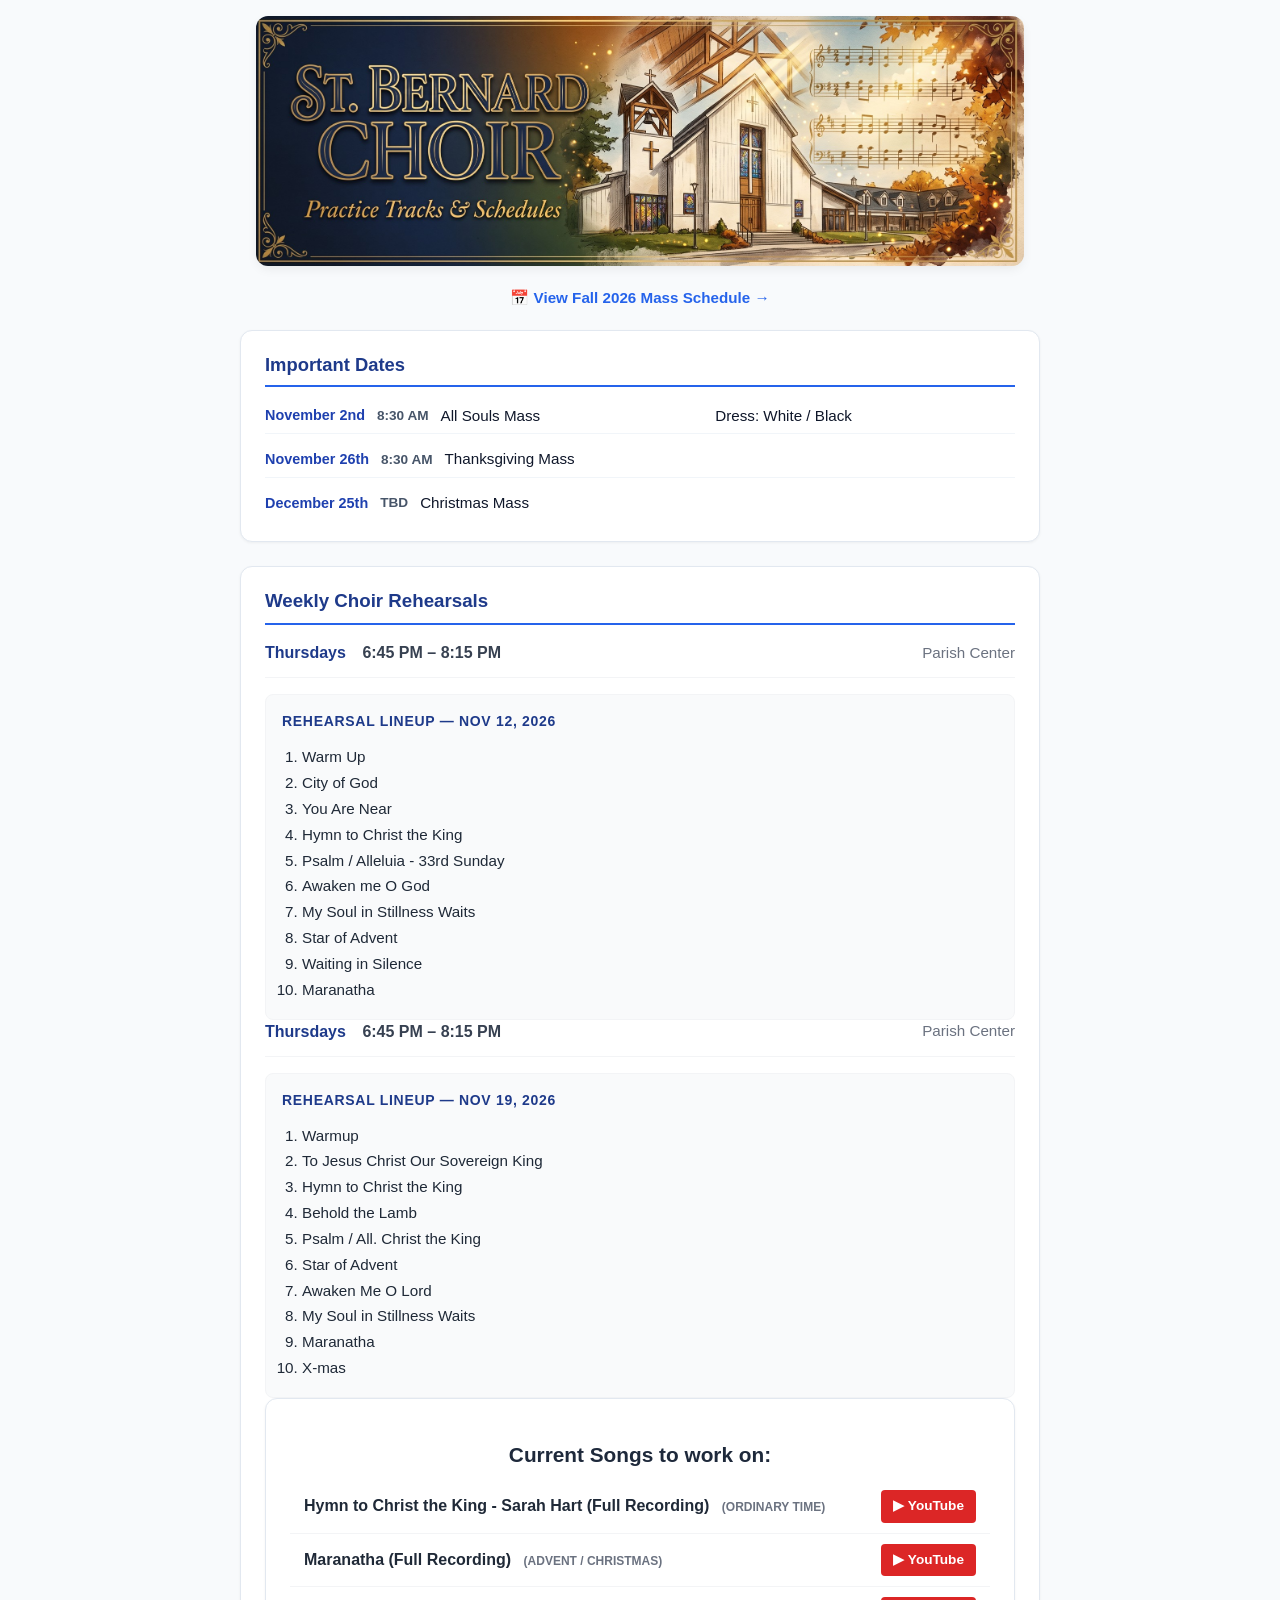
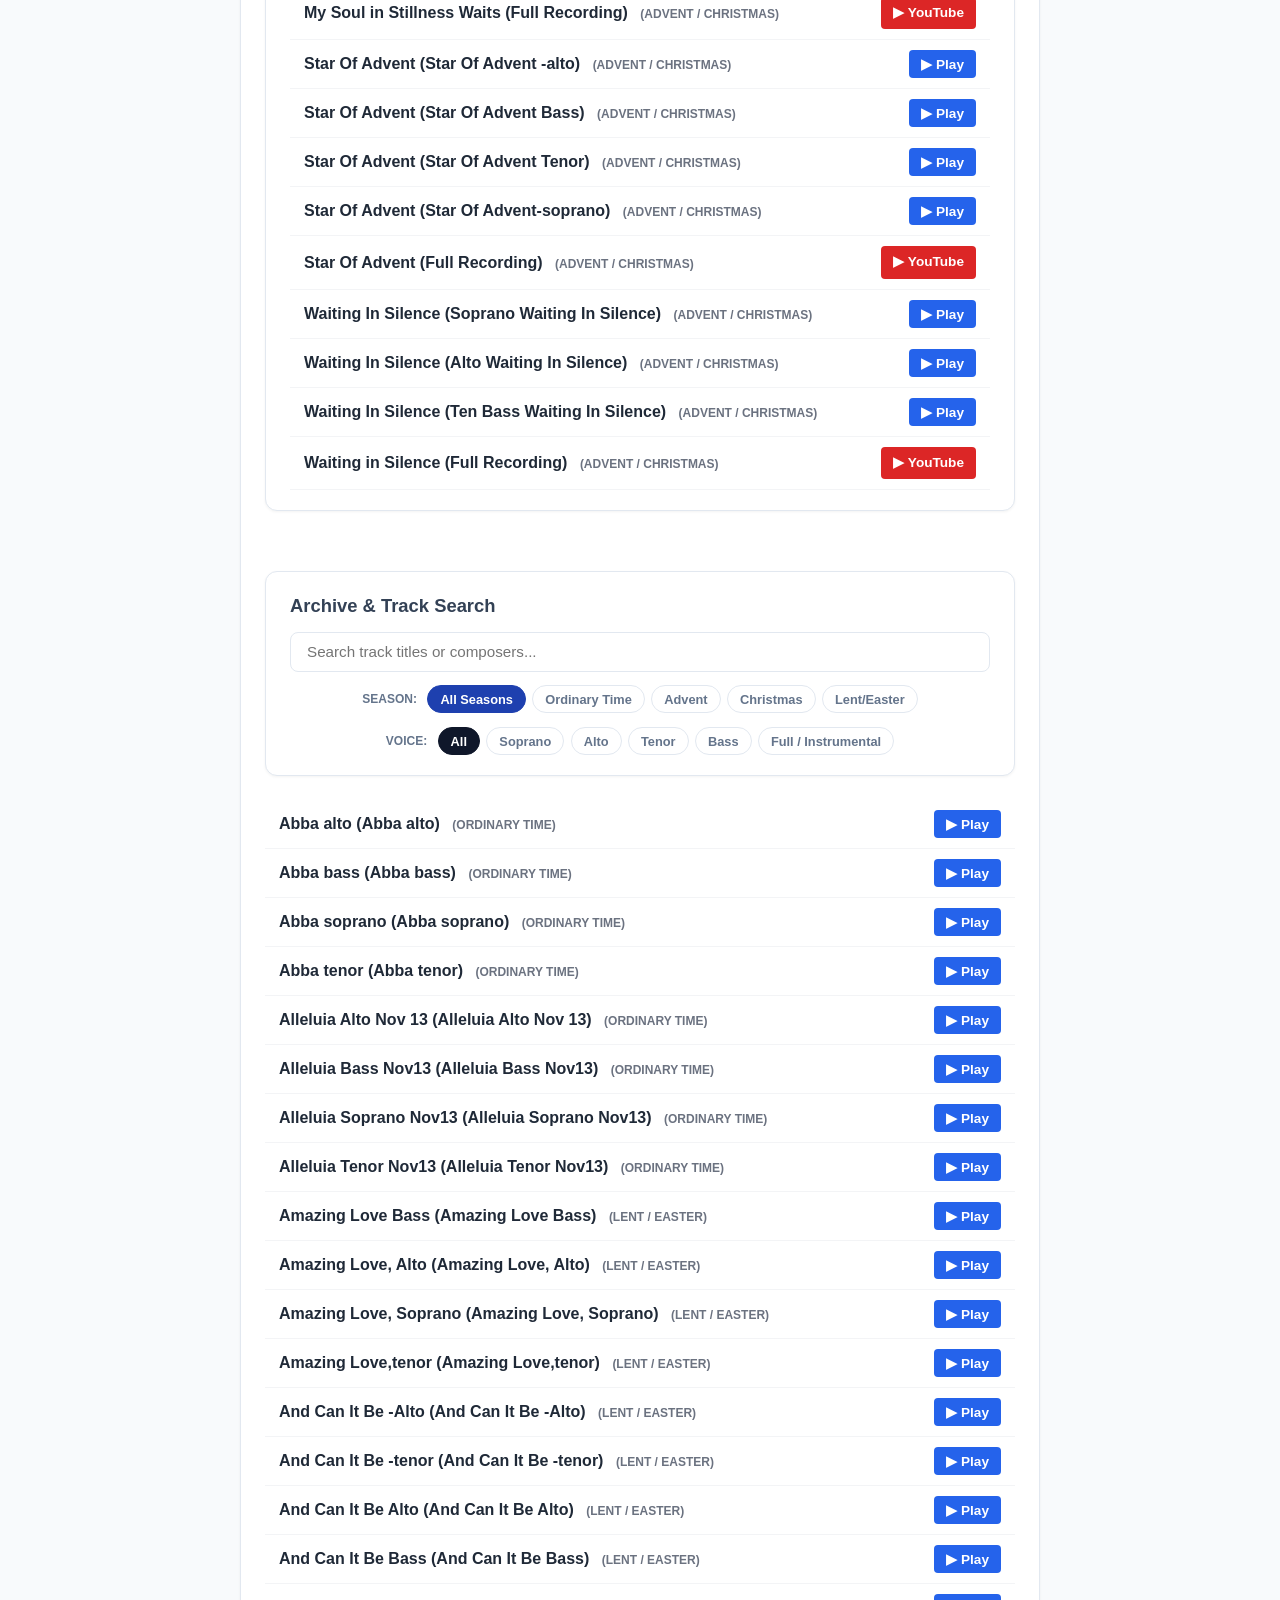
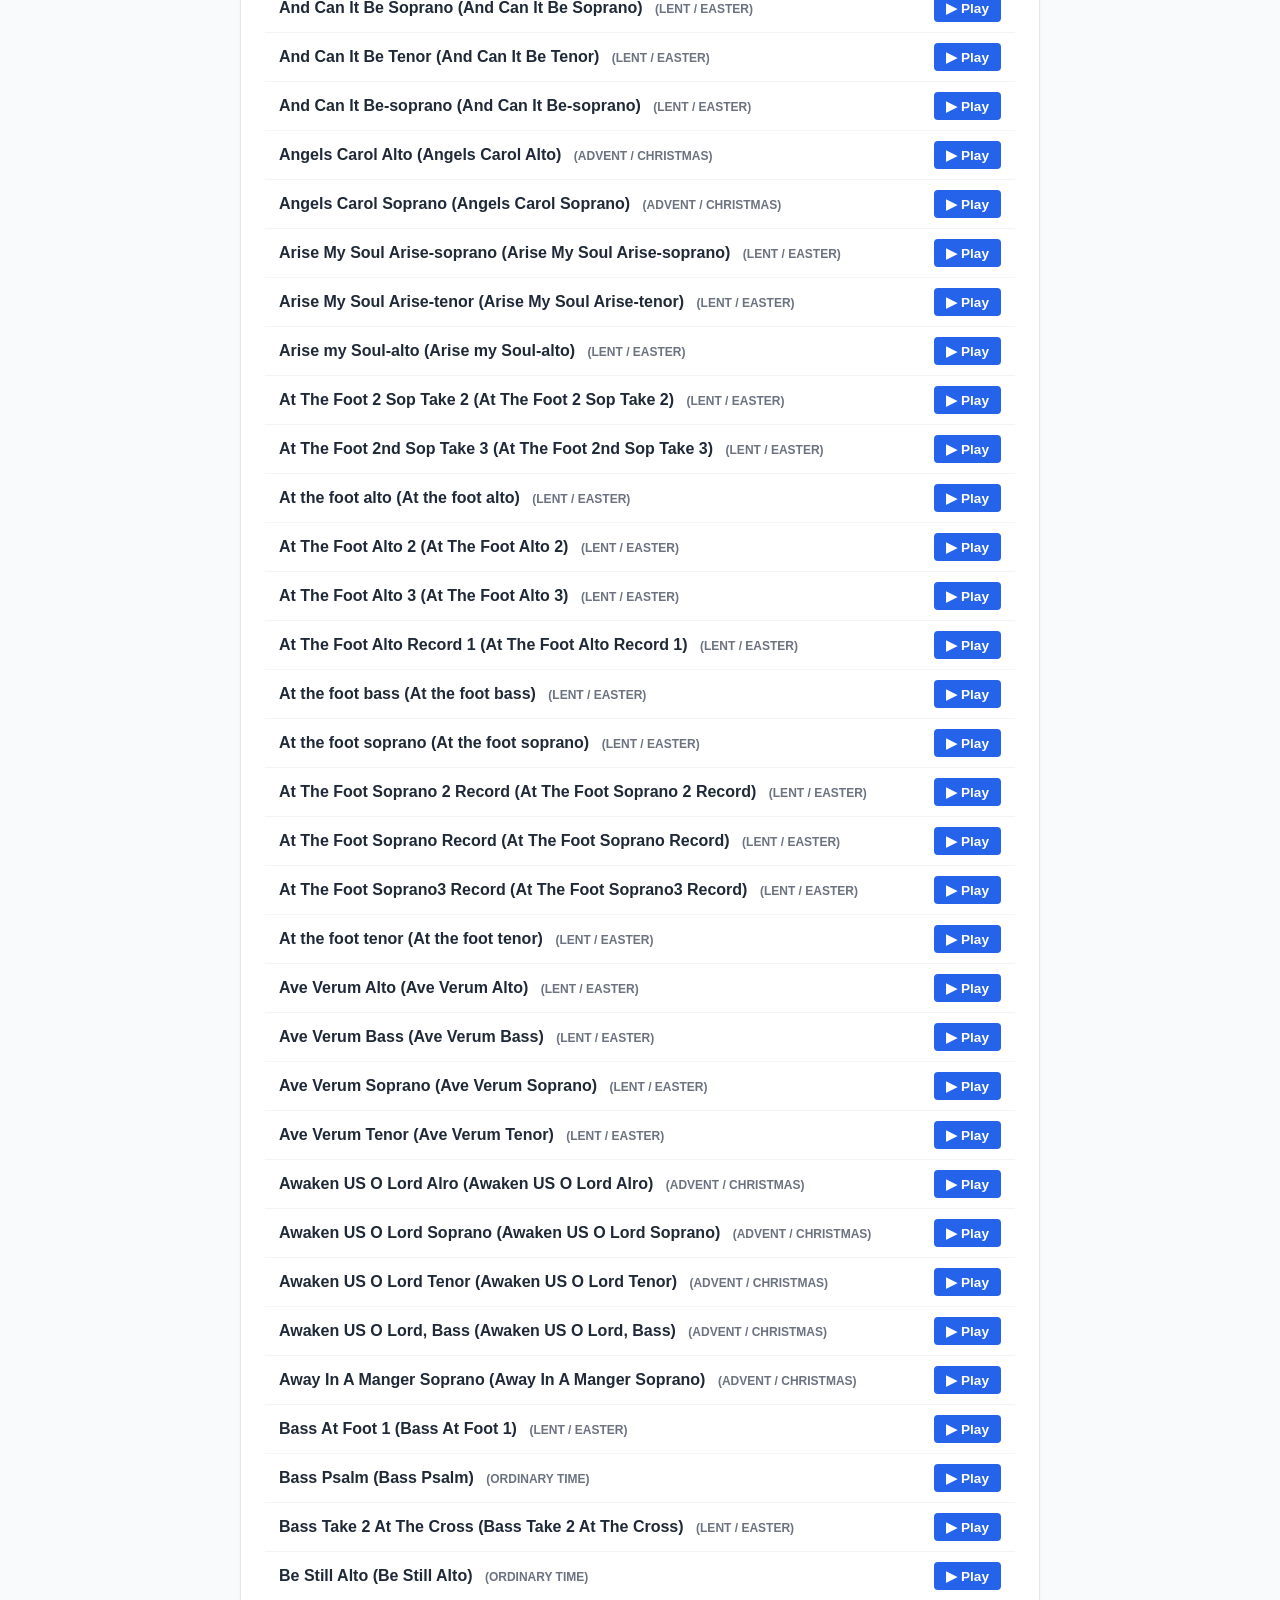
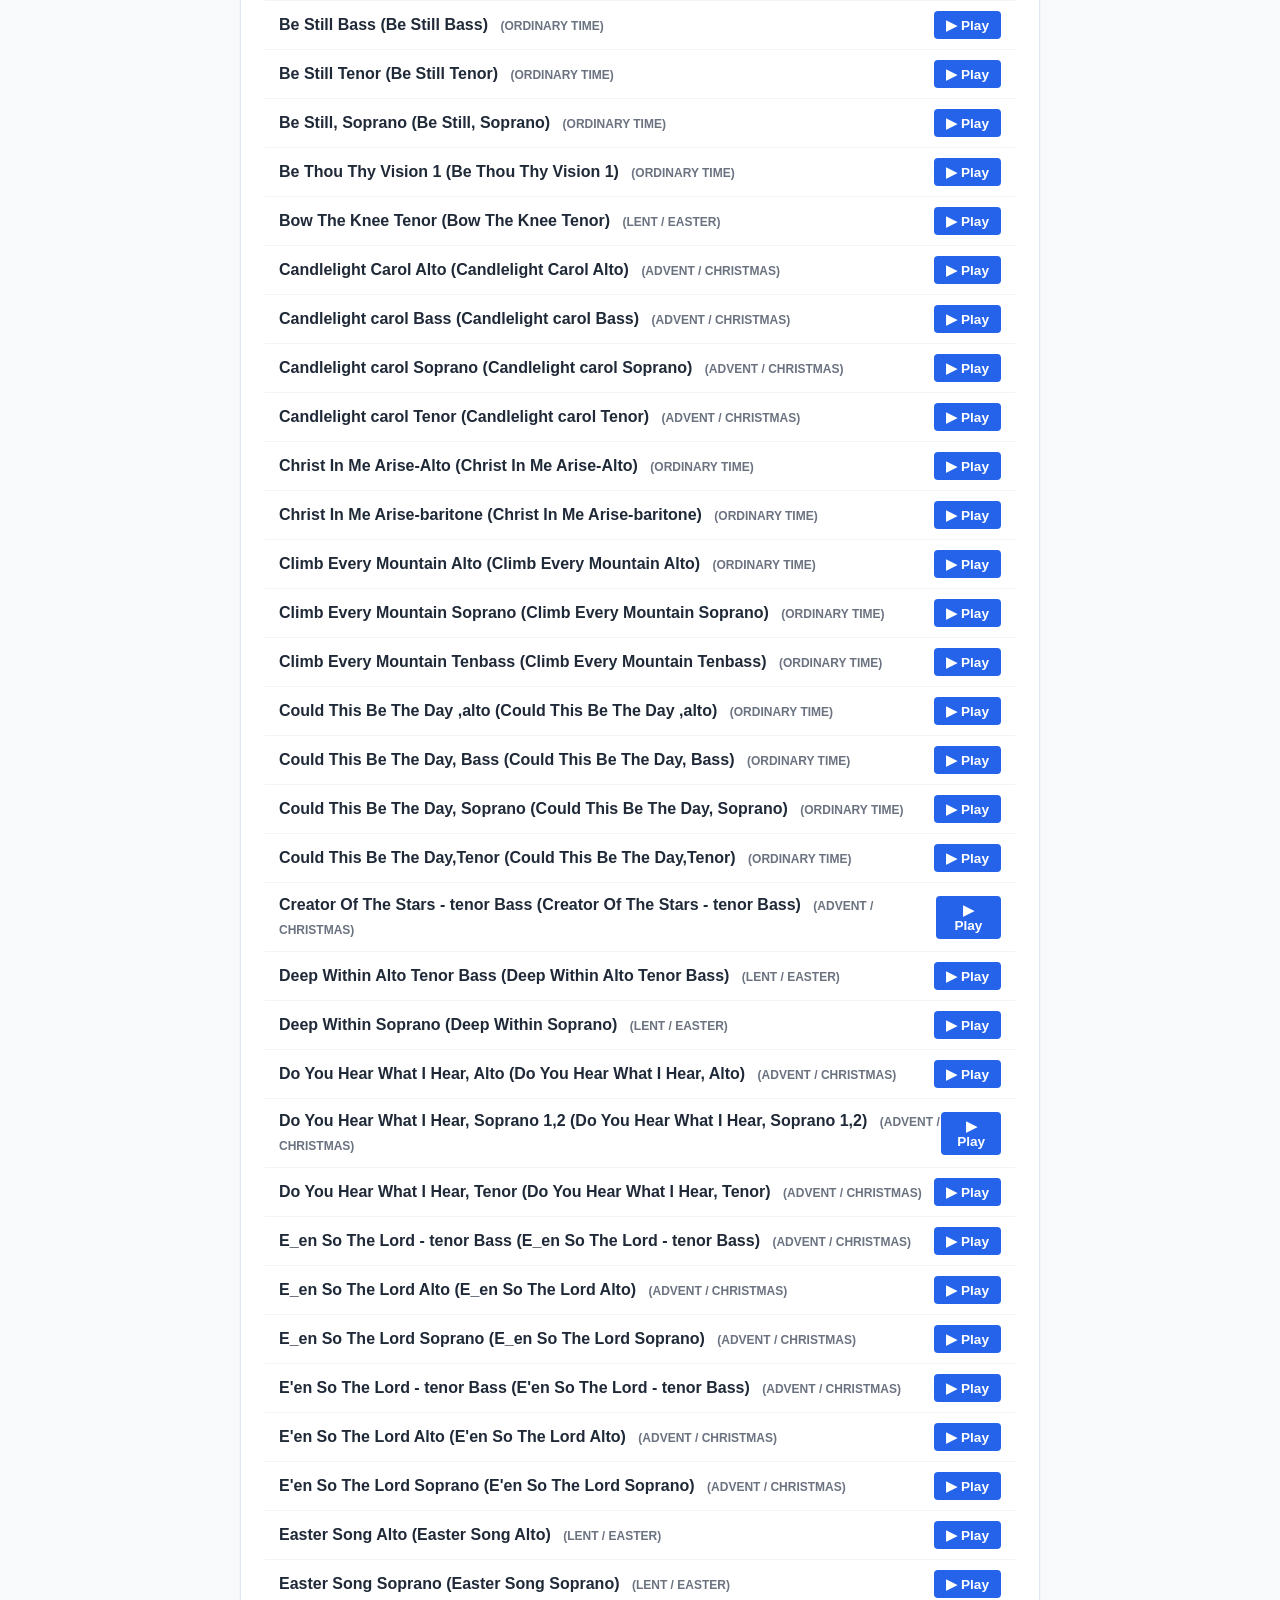
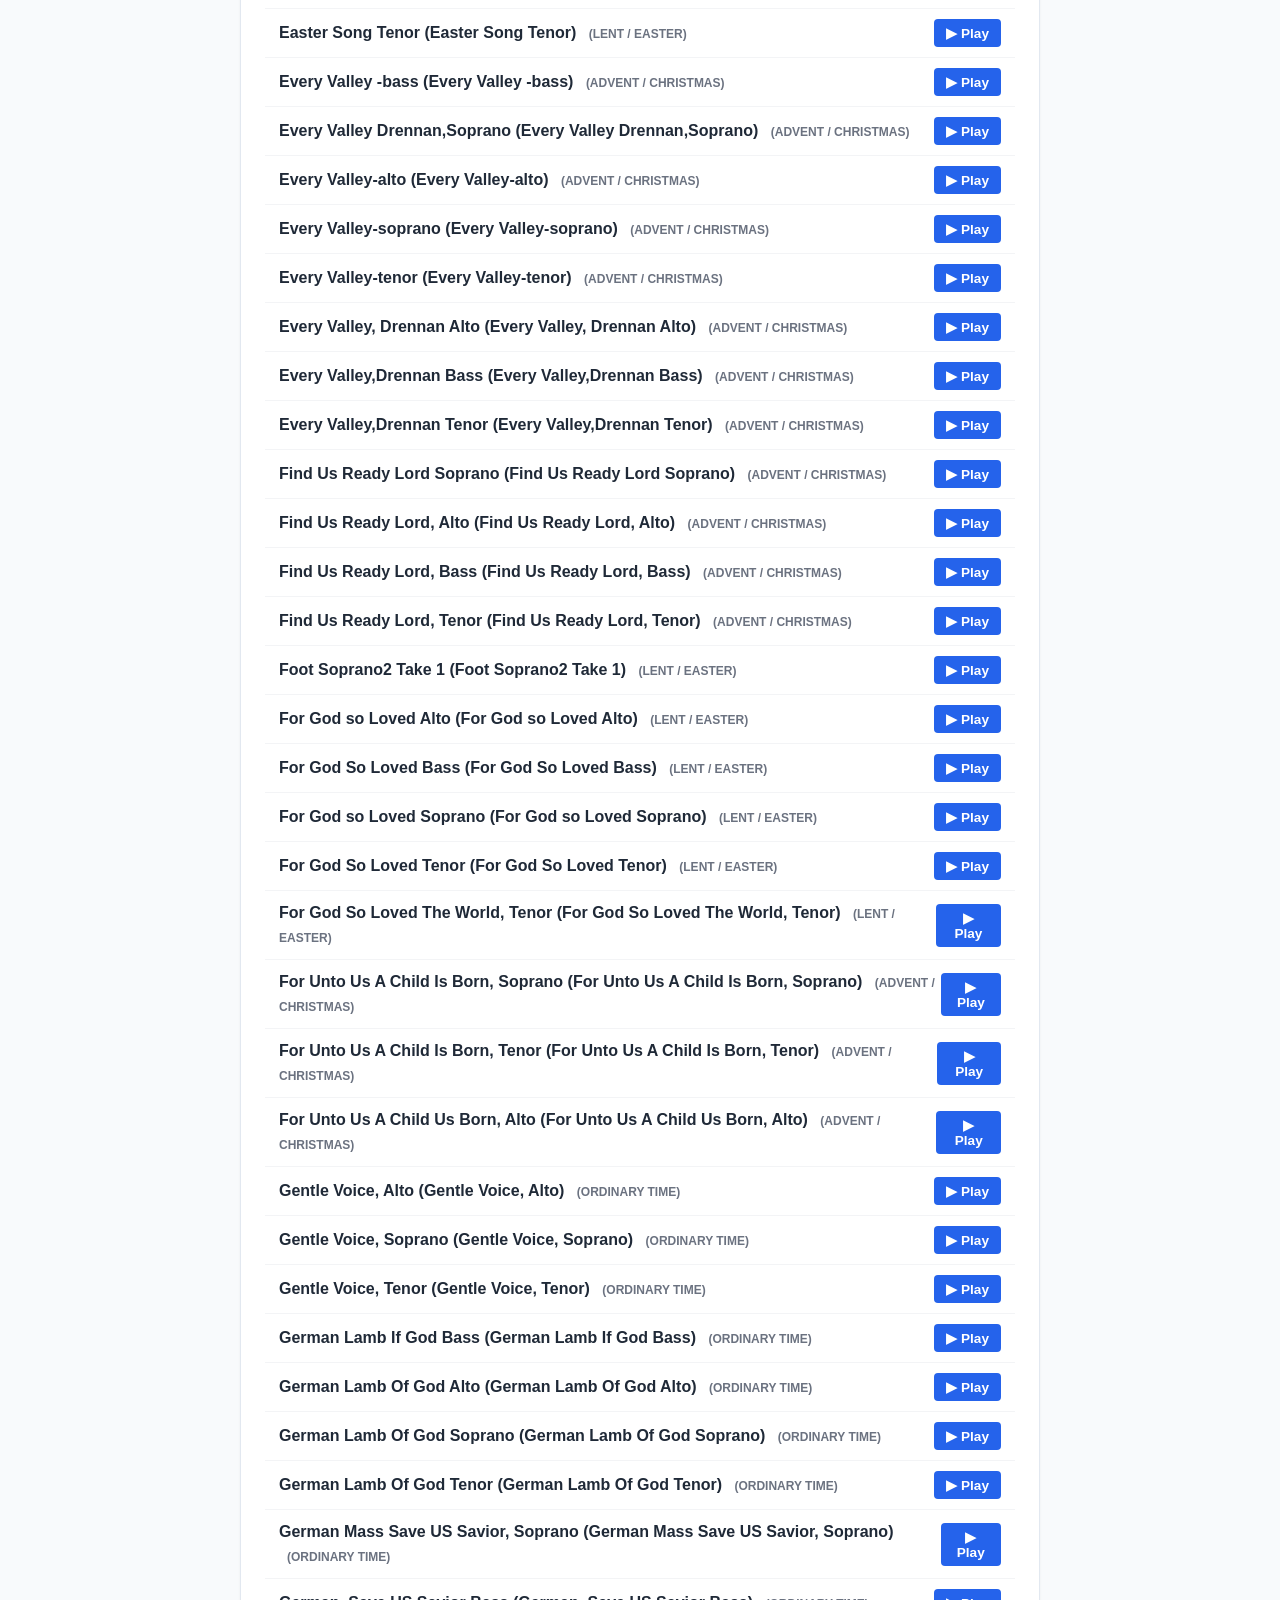
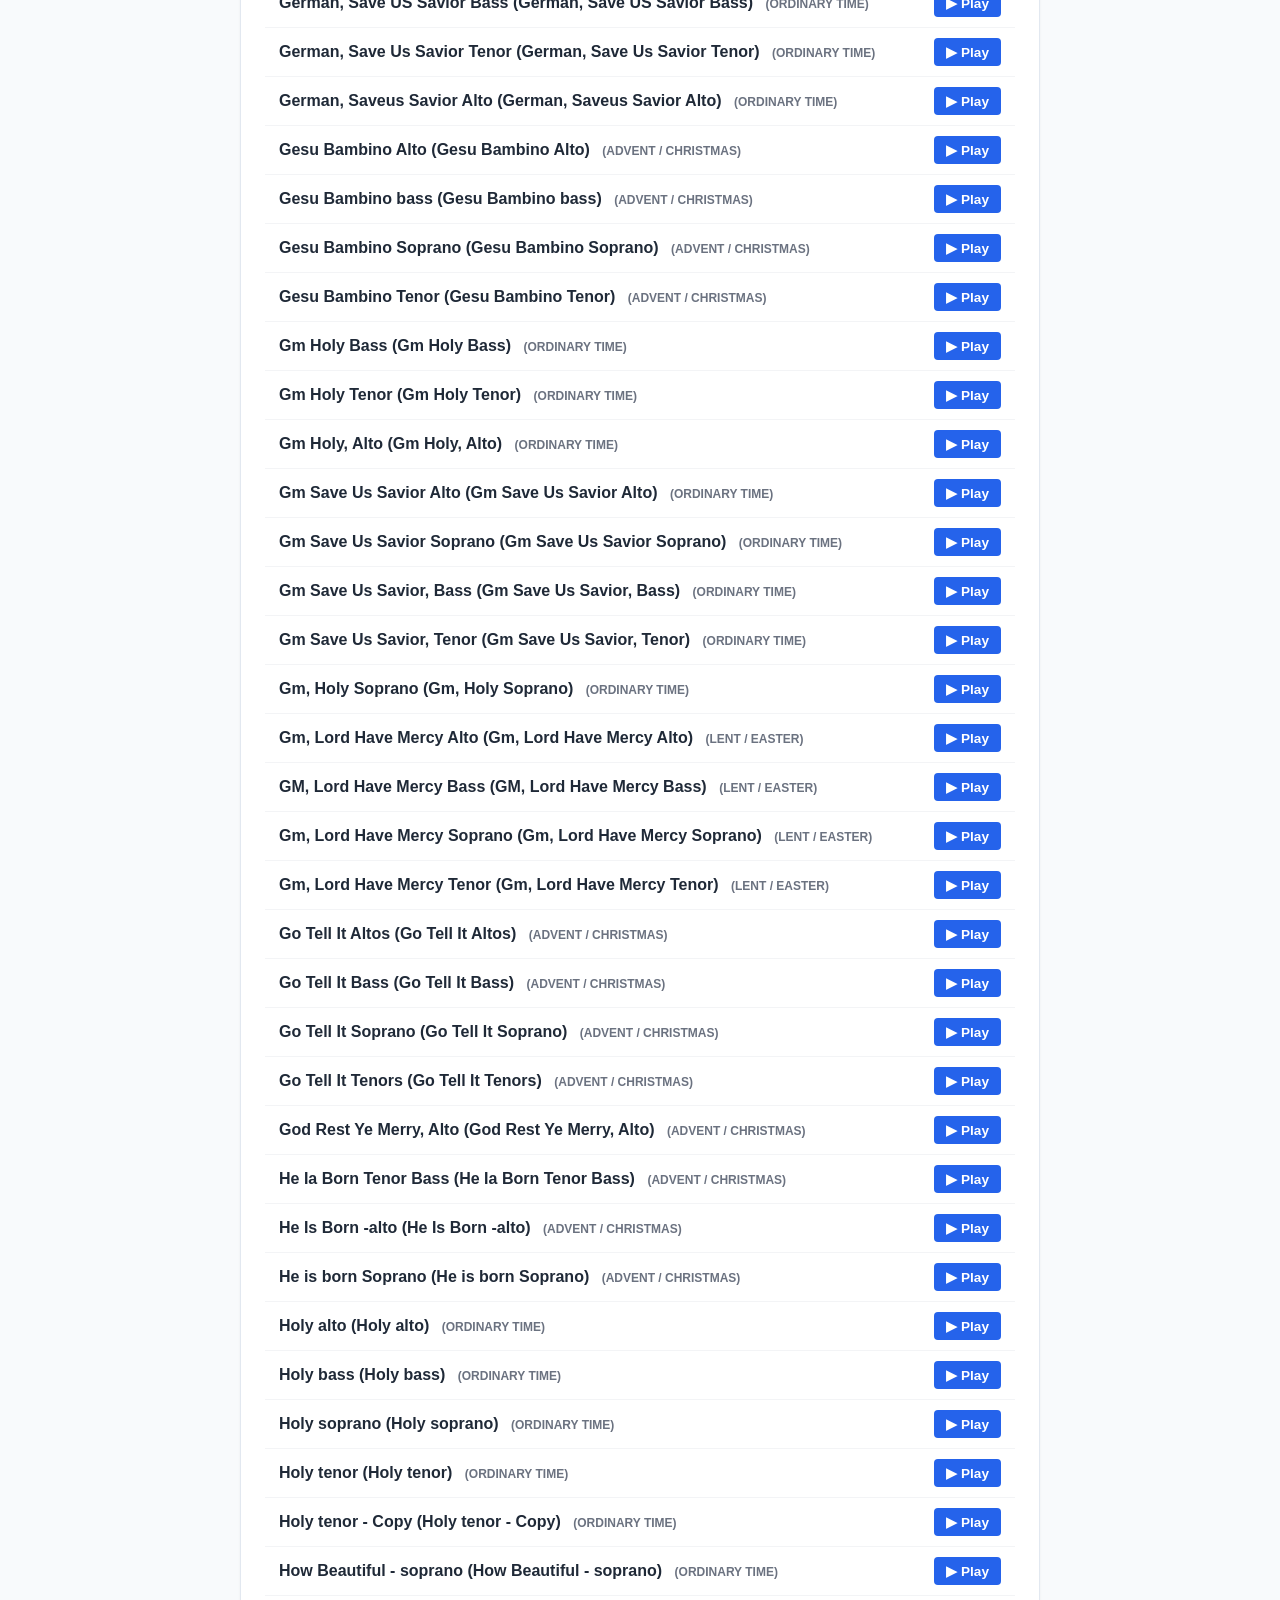
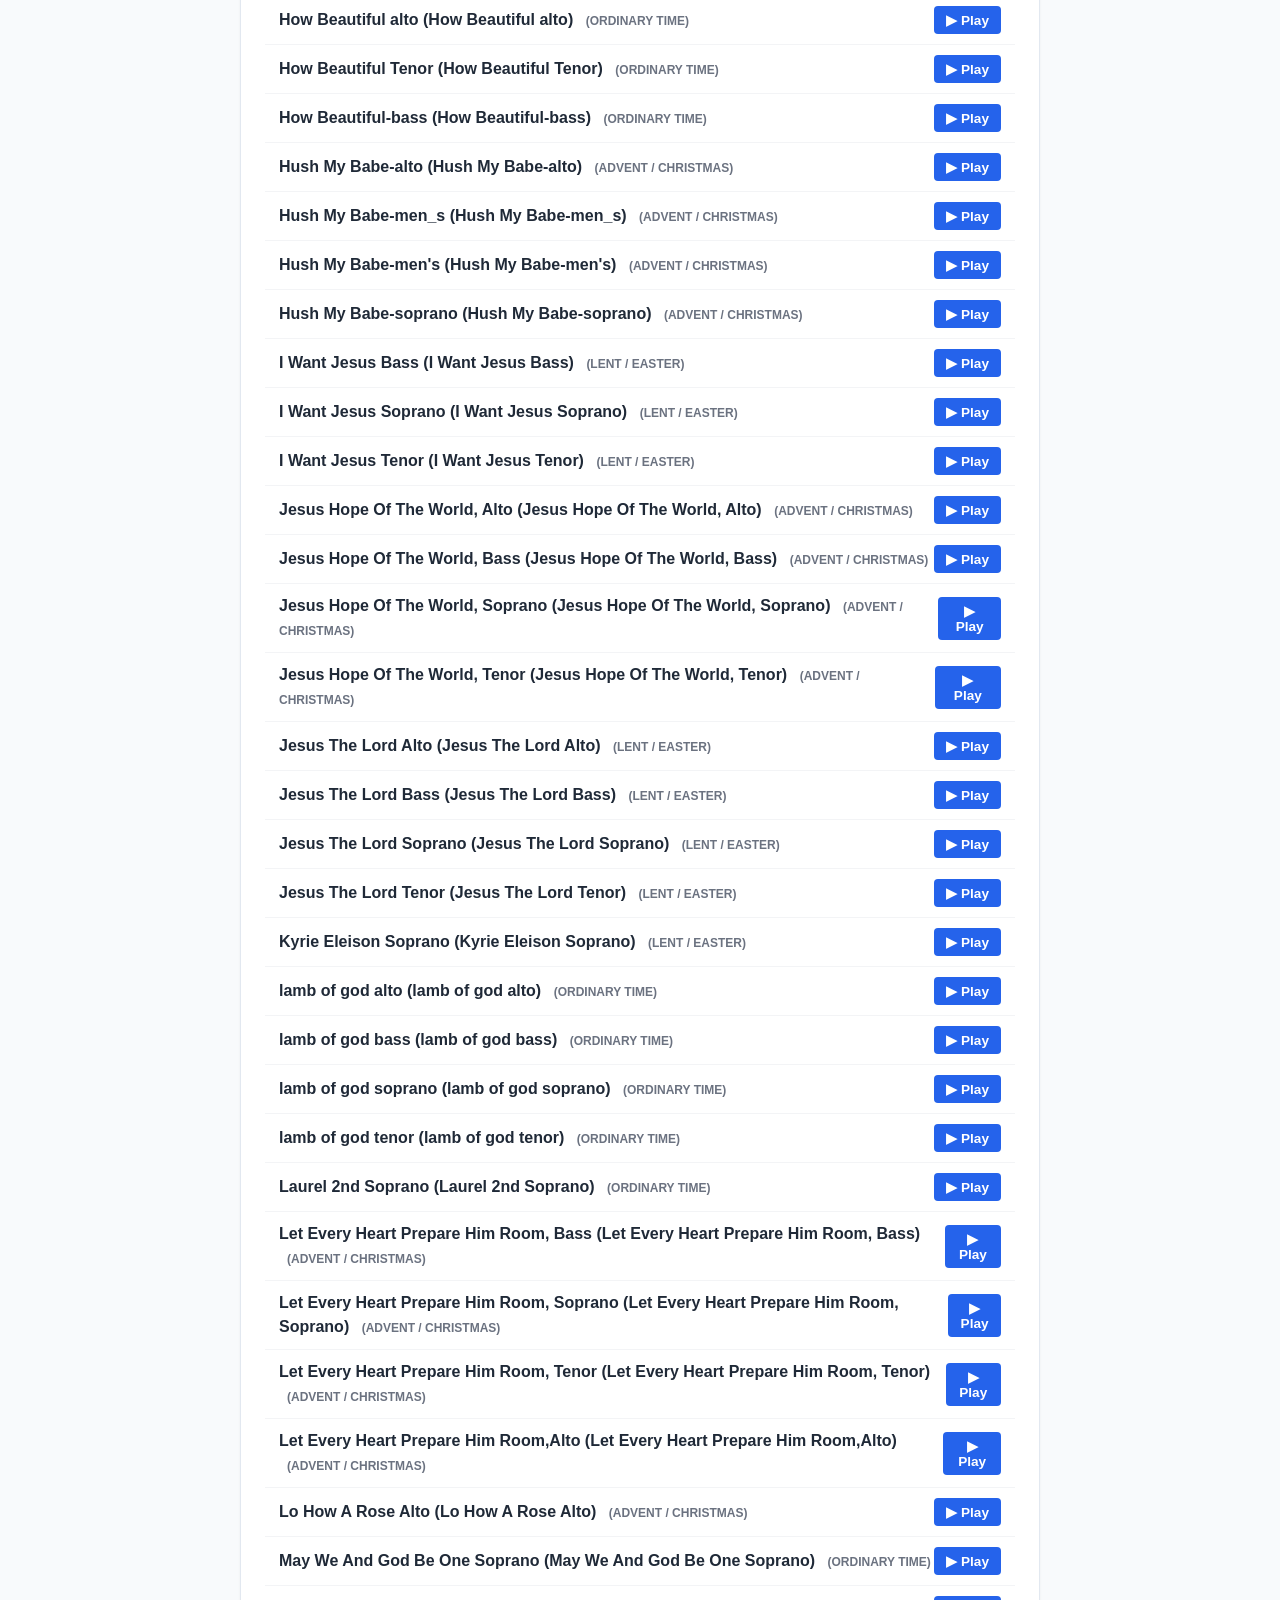
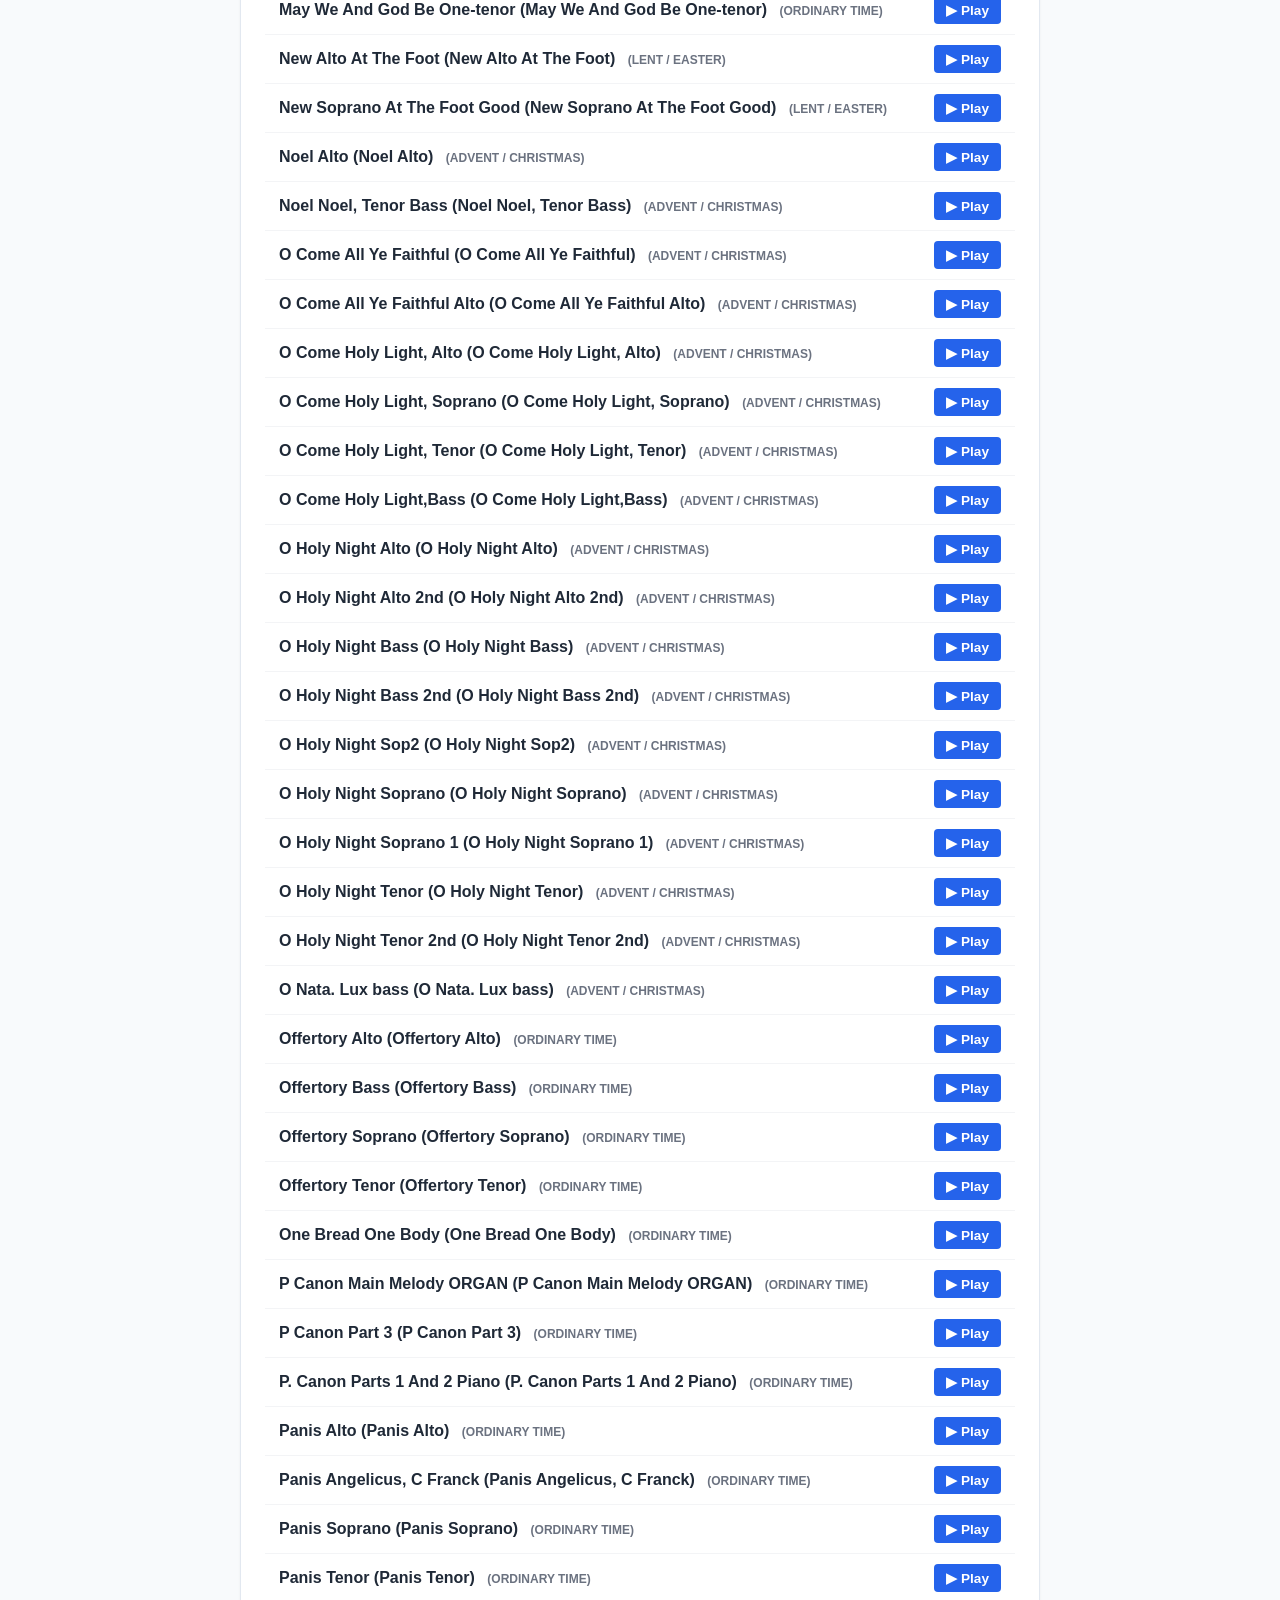
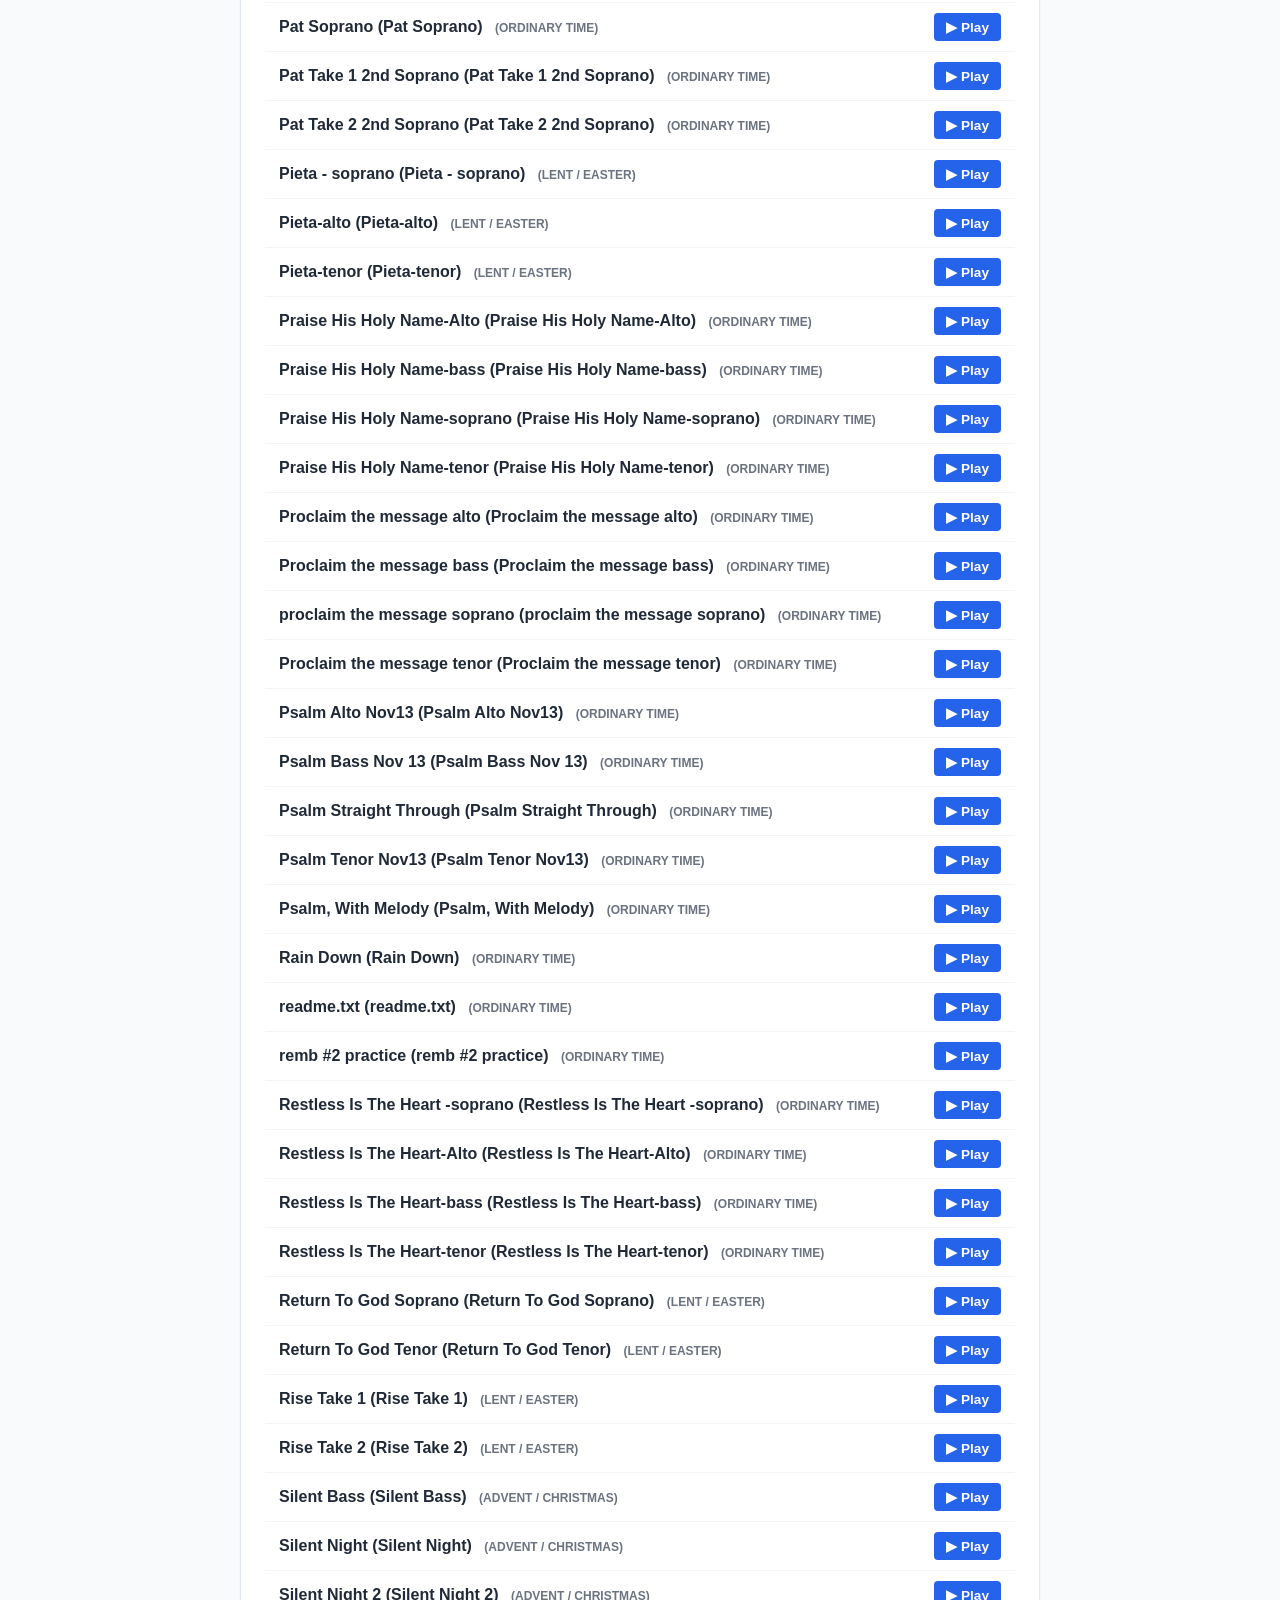
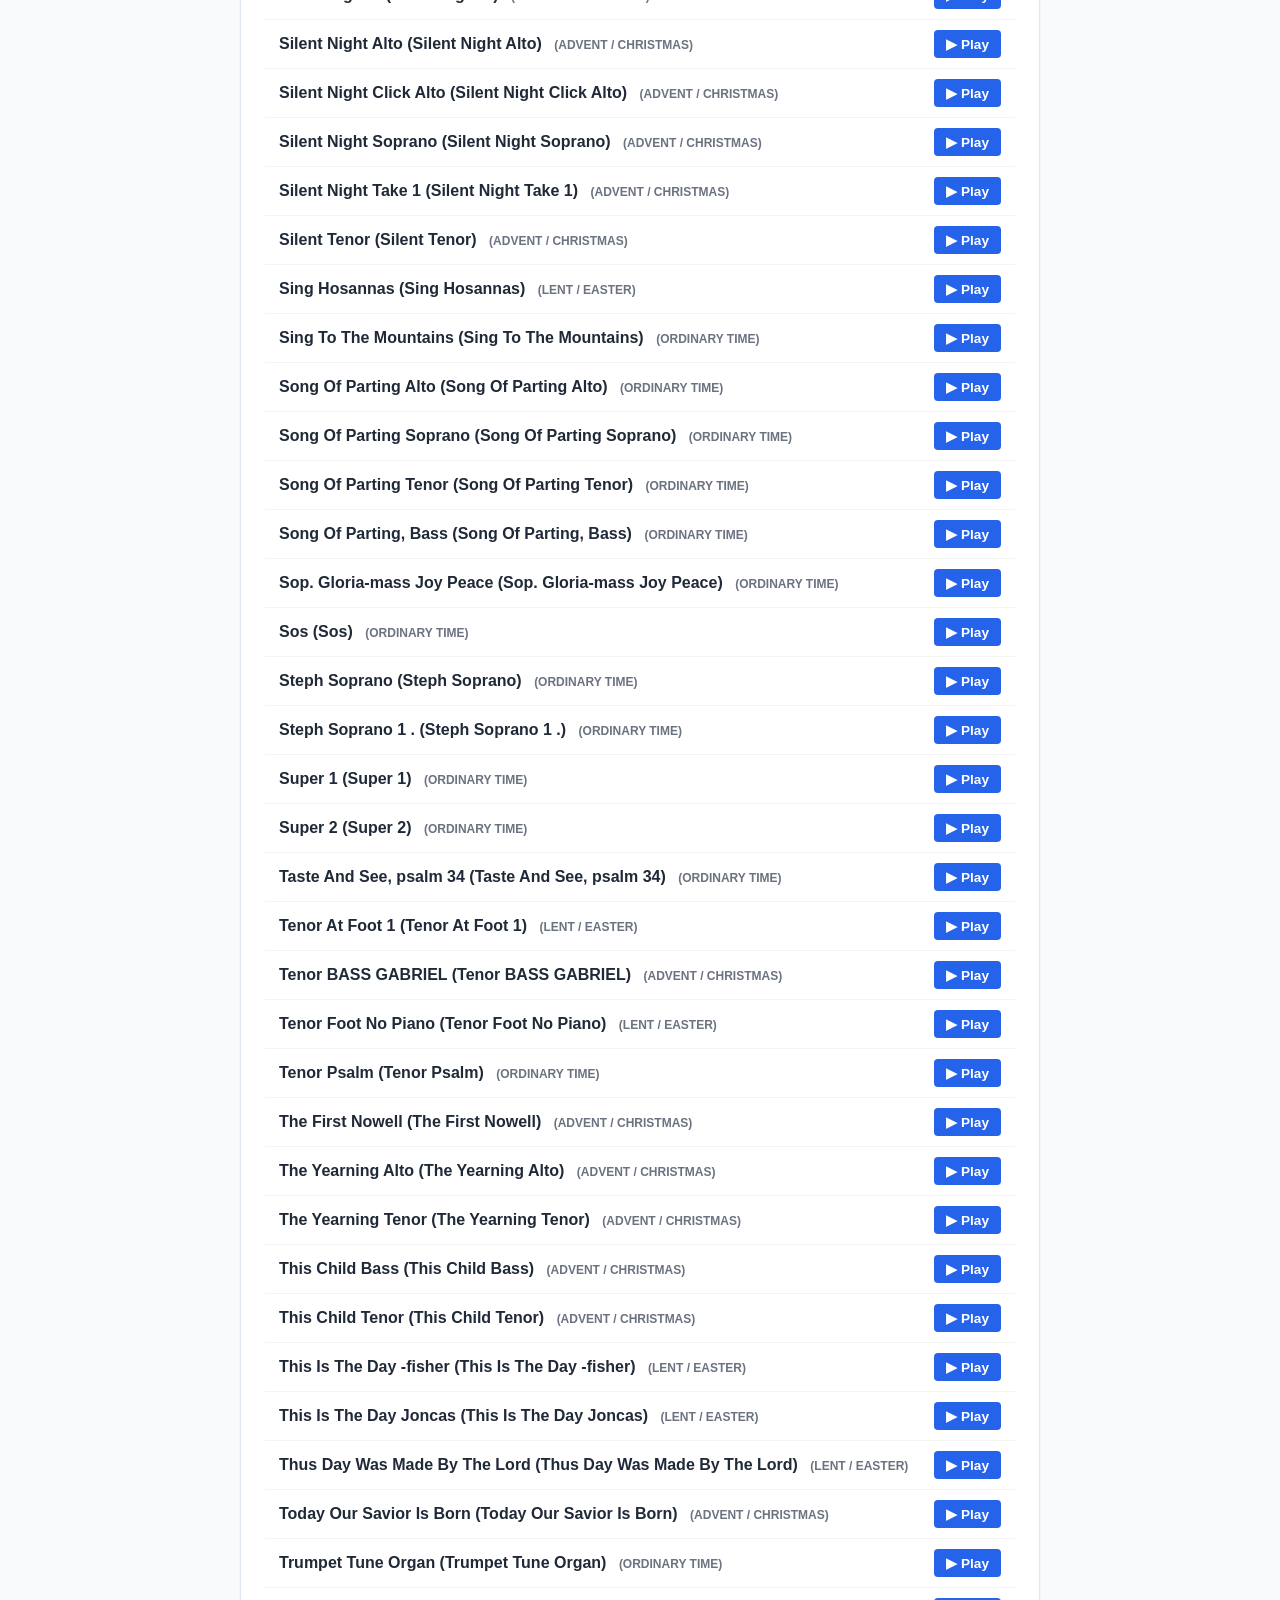
<file: index.html>
<!DOCTYPE html>
<html lang="en">
<head>
  <meta charset="UTF-8">
  <meta name="viewport" content="width=device-width, initial-scale=1.0">
  <title>St. Bernard Choir Practice Tracks</title>
  <link rel="stylesheet" href="css/styles.css">
  <script src="./js/tracks.js?v=2"></script>
</head>
<body>

  <!-- Top Banner Header Graphic -->
  <div class="header-banner">
    <img src="Media/SBC.jpg" alt="St. Bernard Church Choir Header">
  </div>
<div style="text-align: center; margin: 20px 0;">
  <a href="mass-schedule.html" style="color: #2563eb; text-decoration: none; font-weight: 600; font-size: 0.95rem; display: inline-flex; align-items: center; gap: 6px;">
    📅 View Fall 2026 Mass Schedule →
  </a>
</div>

  <!-- Important Dates Section -->
<div class="important-dates-wrapper">
  <div class="important-dates-card">
    <h2 class="important-dates-title">Important Dates</h2>
    <div class="dates-list">
      
      <!-- All Souls Mass -->
      <div class="date-item" data-date="2026-11-02">
        <span class="date-col">November 2nd</span>
        <span class="time-col">8:30 AM</span>
        <span class="event-col">All Souls Mass</span>
        <span class="dress-col">Dress: White / Black</span>
      </div>

      <!-- Thanksgiving Mass -->
      <div class="date-item" data-date="2026-11-26">
        <span class="date-col">November 26th</span>
        <span class="time-col">8:30 AM</span>
        <span class="event-col">Thanksgiving Mass</span>
        <span class="dress-col"></span>
      </div>

      <!-- Christmas Mass -->
      <div class="date-item" data-date="2026-12-25">
        <span class="date-col">December 25th</span>
        <span class="time-col">TBD</span>
        <span class="event-col">Christmas Mass</span>
        <span class="dress-col"></span>
      </div>

    </div>
  </div>
</div>

   <div class="important-dates-wrapper">
  <div class="important-dates-card">
    <div class="card important-dates choir-rehearsals-card">
      <h3 class="rehearsal-title">
        Weekly Choir Rehearsals
      </h3>
      
      <div class="rehearsal-card">
  <div class="rehearsal-schedule">
    <div>
      <strong class="rehearsal-day">Thursdays</strong>
      <span class="rehearsal-time">6:45 PM – 8:15 PM</span>
    </div>
    <span class="rehearsal-location">Parish Center</span>
  </div>

  <div class="rehearsal-lineup-box">
    <div class="rehearsal-lineup-header">
      Rehearsal Lineup — Nov 12, 2026
    </div>

    <ol class="rehearsal-list">
      <li>Warm Up</li>
      <li>City of God</li>
      <li>You Are Near</li>
      <li>Hymn to Christ the King</li>
      <li>Psalm / Alleluia - 33rd Sunday</li>
      <li>Awaken me O God</li>
      <li>My Soul in Stillness Waits</li>
      <li>Star of Advent</li>
      <li>Waiting in Silence</li>
       <li>Maranatha</li>
      </ol>
  </div>
</div>

<div class="rehearsal-card">
  <div class="rehearsal-schedule">
    <div>
      <strong class="rehearsal-day">Thursdays</strong>
      <span class="rehearsal-time">6:45 PM – 8:15 PM</span>
    </div>
    <span class="rehearsal-location">Parish Center</span>
  </div>

  <div class="rehearsal-lineup-box">
    <div class="rehearsal-lineup-header">
      Rehearsal Lineup — Nov 19, 2026
    </div>

    <ol class="rehearsal-list">
      <li>Warmup</li>
      <li>To Jesus Christ Our Sovereign King</li>
      <li>Hymn to Christ the King</li>
      <li>Behold the Lamb</li>
      <li>Psalm / All. Christ the King</li>
      <li>Star of Advent</li>
      <li>Awaken Me O Lord</li>
      <li>My Soul in Stillness Waits</li>
      <li>Maranatha</li>
      <li>X-mas</li>
    </ol>
  </div>
</div>
  


<!-- 1. TOP SECTION: CURRENT TRACKS -->
<section id="current-tracks-section" style="margin-bottom: 60px;">

  <div id="current-tracks-list" class="current-section-card">
      <h2 style="text-align: center; margin: 30px 0 20px 0; font-size: 1.5rem; font-weight: 600; color: #1e293b;">
    Current Songs to work on:
  </h2>
    <!-- current tracks render here automatically on page load -->
  </div>
</section>

  <!-- 2. MIDDLE SECTION: SEARCH & FILTER CONTROLS -->
<section id="archive-filter-section" class="search-section-card">
  <h2 style="font-size: 1.15rem; color: #334155; margin-bottom: 12px;">Archive & Track Search</h2>
  <div class="search-container">
    <input type="text" id="searchInput" placeholder="Search track titles or composers..." oninput="applyFilters()" />

    <div class="filter-group">
      <span class="filter-label">SEASON:</span>
      <button class="filter-btn season-btn active" onclick="setSeason('all', this)">All Seasons</button>
      <button class="filter-btn season-btn" onclick="setSeason('Ordinary Time', this)">Ordinary Time</button>
      <button class="filter-btn season-btn" onclick="setSeason('Advent', this)">Advent</button>
      <button class="filter-btn season-btn" onclick="setSeason('Christmas', this)">Christmas</button>
      <button class="filter-btn season-btn" onclick="setSeason('Lent/Easter', this)">Lent/Easter</button>
    </div>

    <div class="filter-group">
      <span class="filter-label">VOICE:</span>
      <button class="filter-btn voice-btn active" onclick="setVoice('all', this)">All</button>
      <button class="filter-btn voice-btn" onclick="setVoice('soprano', this)">Soprano</button>
      <button class="filter-btn voice-btn" onclick="setVoice('alto', this)">Alto</button>
      <button class="filter-btn voice-btn" onclick="setVoice('tenor', this)">Tenor</button>
      <button class="filter-btn voice-btn" onclick="setVoice('bass', this)">Bass</button>
      <button class="filter-btn voice-btn" onclick="setVoice('full', this)">Full / Instrumental</button>
    </div>
  </div>
</section>

    <!-- 3. BOTTOM SECTION: ARCHIVE TRACKS -->
    <section id="archive-tracks-section">
      <div id="archive-tracks-list">
        <!-- Archive songs render here -->
      </div>
    </section>
  </main>

</body>
</html>
</file>
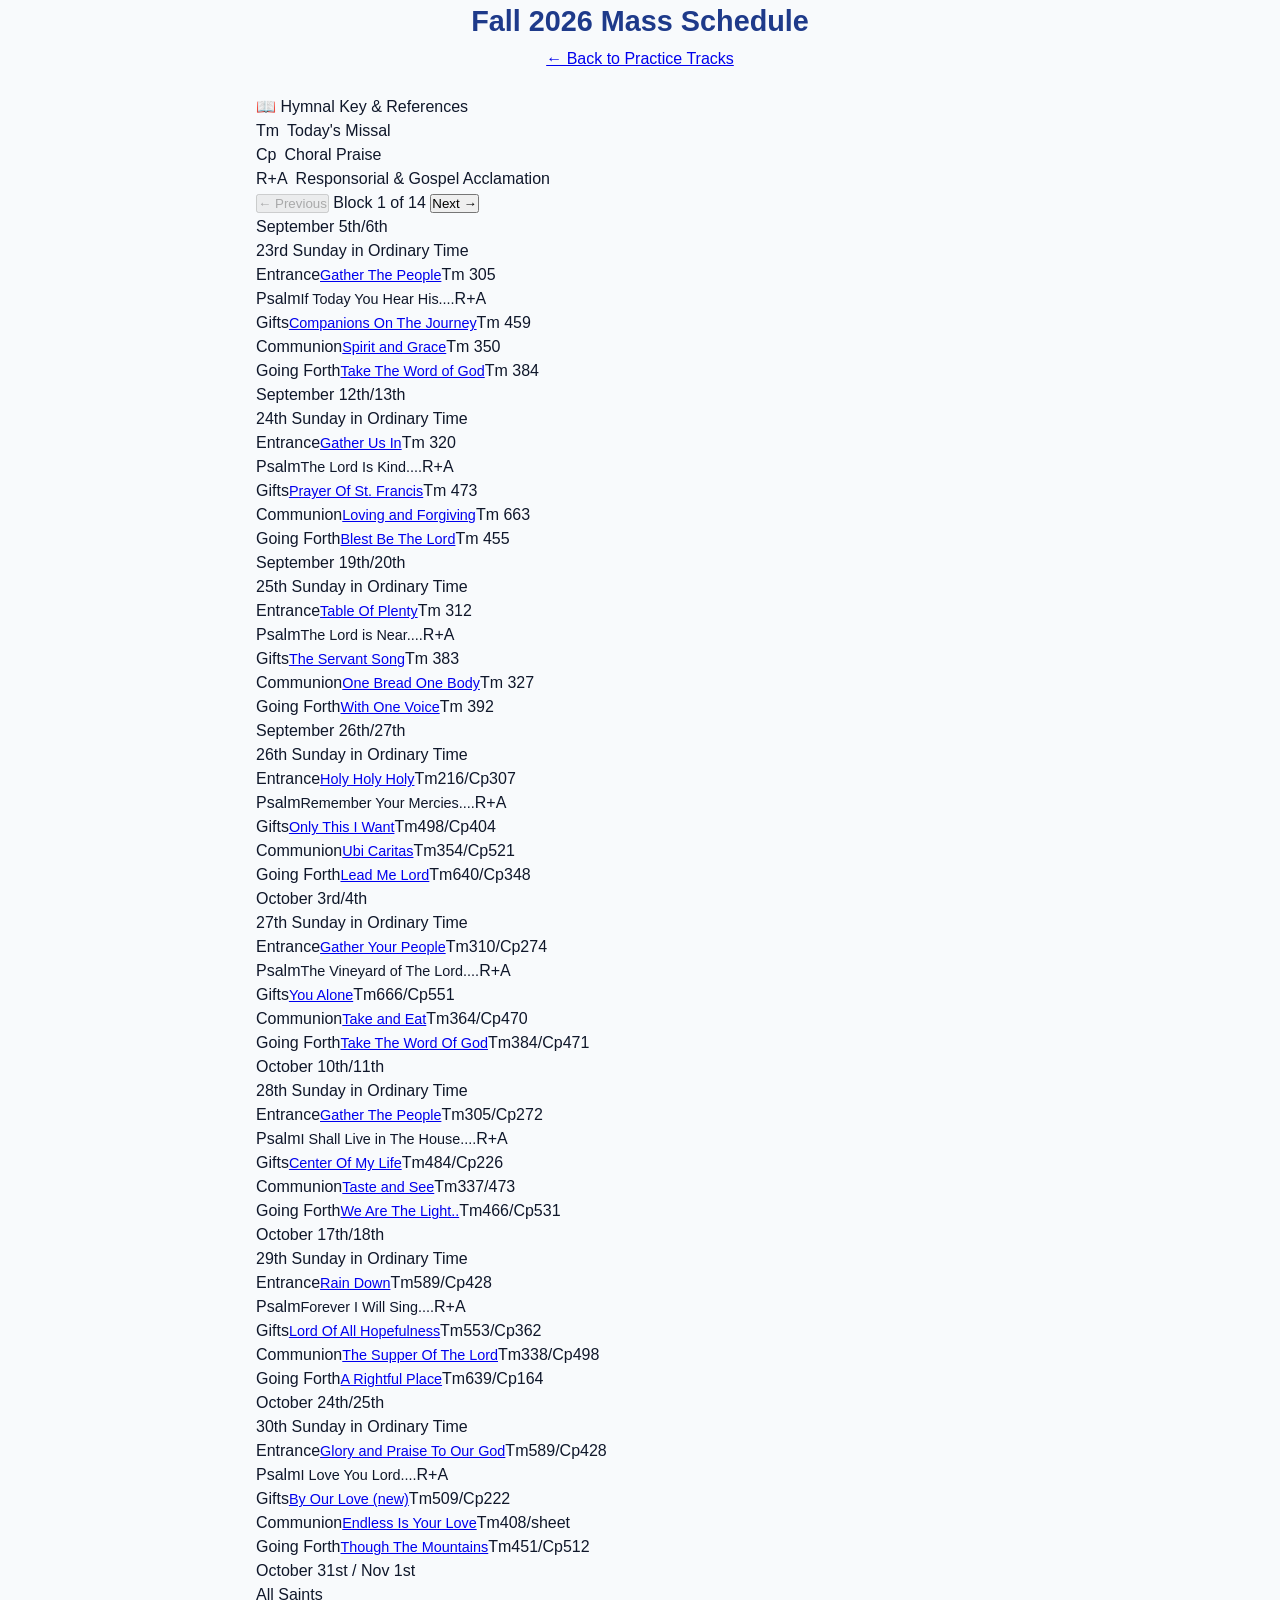
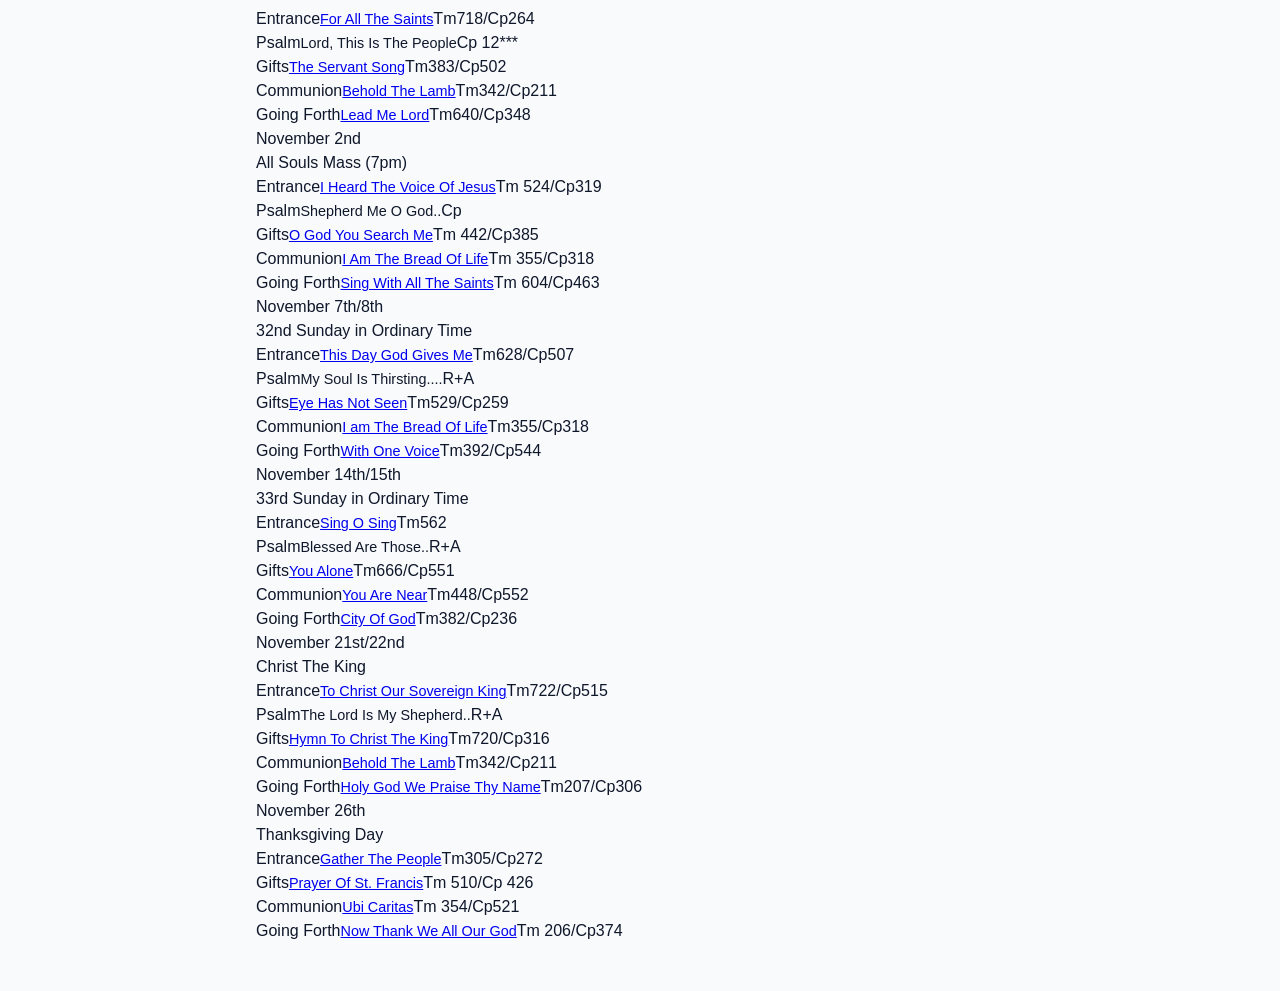
<file: mass-schedule-.html>
<!DOCTYPE html>
<html lang="en">
<head>
  <meta charset="UTF-8">
  <meta name="viewport" content="width=device-width, initial-scale=1.0">
  <title>Fall 2026 Mass Schedule</title>
  <link rel="stylesheet" href="css/styles.css">
</head>
<body>

<div class="container">
  <header>
    <h1>Fall 2026 Mass Schedule</h1>
    <a href="index.html" class="nav-btn">← Back to Practice Tracks</a>
  </header>

  <!-- Key / Legend Section -->
  <div class="key-card">
    <div class="key-title">📖 Hymnal Key & References</div>
    <div class="key-list">
      <div class="key-item"><span>Tm</span> Today's Missal</div>
      <div class="key-item"><span>Cp</span> Choral Praise</div>
      <div class="key-item"><span>R+A</span> Responsorial & Gospel Acclamation</div>
    </div>
  </div>

  <!-- Test Viewer Navigation Controls -->
  <div class="test-controls">
    <button id="prevBtn" class="ctrl-btn" onclick="changeBlock(-1)">← Previous</button>
    <span id="blockCounter" class="counter">Block 1 of 14</span>
    <button id="nextBtn" class="ctrl-btn" onclick="changeBlock(1)">Next →</button>
  </div>

  <div id="blockContainer">

    <!-- Block 1 -->
    <div class="mass-card active">
      <div class="mass-header">
        <div class="mass-date">September 5th/6th</div>
        <div class="mass-title">23rd Sunday in Ordinary Time</div>
      </div>
      <div class="song-row"><span class="part-label">Entrance</span><span class="song-title"><a href="index.html?search=Gather+The+People" class="song-link">Gather The People</a></span><span class="hymnal-badge">Tm 305</span></div>
      <div class="song-row"><span class="part-label">Psalm</span><span class="song-title">If Today You Hear His....</span><span class="hymnal-badge">R+A</span></div>
      <div class="song-row"><span class="part-label">Gifts</span><span class="song-title"><a href="index.html?search=Companions+On+The" class="song-link">Companions On The Journey</a></span><span class="hymnal-badge">Tm 459</span></div>
      <div class="song-row"><span class="part-label">Communion</span><span class="song-title"><a href="index.html?search=Spirit+and+Grace" class="song-link">Spirit and Grace</a></span><span class="hymnal-badge">Tm 350</span></div>
      <div class="song-row"><span class="part-label">Going Forth</span><span class="song-title"><a href="index.html?search=Take+The+Word" class="song-link">Take The Word of God</a></span><span class="hymnal-badge">Tm 384</span></div>
    </div>

    <!-- Block 2 -->
    <div class="mass-card">
      <div class="mass-header">
        <div class="mass-date">September 12th/13th</div>
        <div class="mass-title">24th Sunday in Ordinary Time</div>
      </div>
      <div class="song-row"><span class="part-label">Entrance</span><span class="song-title"><a href="index.html?search=Gather+Us+In" class="song-link">Gather Us In</a></span><span class="hymnal-badge">Tm 320</span></div>
      <div class="song-row"><span class="part-label">Psalm</span><span class="song-title">The Lord Is Kind....</span><span class="hymnal-badge">R+A</span></div>
      <div class="song-row"><span class="part-label">Gifts</span><span class="song-title"><a href="index.html?search=Prayer+Of+St.+Francis" class="song-link">Prayer Of St. Francis</a></span><span class="hymnal-badge">Tm 473</span></div>
      <div class="song-row"><span class="part-label">Communion</span><span class="song-title"><a href="index.html?search=Loving+and+Forgiving" class="song-link">Loving and Forgiving</a></span><span class="hymnal-badge">Tm 663</span></div>
      <div class="song-row"><span class="part-label">Going Forth</span><span class="song-title"><a href="index.html?search=Blest+Be+The+Lord" class="song-link">Blest Be The Lord</a></span><span class="hymnal-badge">Tm 455</span></div>
    </div>

    <!-- Block 3 -->
    <div class="mass-card">
      <div class="mass-header">
        <div class="mass-date">September 19th/20th</div>
        <div class="mass-title">25th Sunday in Ordinary Time</div>
      </div>
      <div class="song-row"><span class="part-label">Entrance</span><span class="song-title"><a href="index.html?search=Table+Of+Plenty" class="song-link">Table Of Plenty</a></span><span class="hymnal-badge">Tm 312</span></div>
      <div class="song-row"><span class="part-label">Psalm</span><span class="song-title">The Lord is Near....</span><span class="hymnal-badge">R+A</span></div>
      <div class="song-row"><span class="part-label">Gifts</span><span class="song-title"><a href="index.html?search=The+Servant+Song" class="song-link">The Servant Song</a></span><span class="hymnal-badge">Tm 383</span></div>
      <div class="song-row"><span class="part-label">Communion</span><span class="song-title"><a href="index.html?search=One+Bread+One+Body" class="song-link">One Bread One Body</a></span><span class="hymnal-badge">Tm 327</span></div>
      <div class="song-row"><span class="part-label">Going Forth</span><span class="song-title"><a href="index.html?search=With+One+Voice" class="song-link">With One Voice</a></span><span class="hymnal-badge">Tm 392</span></div>
    </div>

    <!-- Block 4 -->
    <div class="mass-card">
      <div class="mass-header">
        <div class="mass-date">September 26th/27th</div>
        <div class="mass-title">26th Sunday in Ordinary Time</div>
      </div>
      <div class="song-row"><span class="part-label">Entrance</span><span class="song-title"><a href="index.html?search=Holy+Holy+Holy" class="song-link">Holy Holy Holy</a></span><span class="hymnal-badge">Tm216/Cp307</span></div>
      <div class="song-row"><span class="part-label">Psalm</span><span class="song-title">Remember Your Mercies....</span><span class="hymnal-badge">R+A</span></div>
      <div class="song-row"><span class="part-label">Gifts</span><span class="song-title"><a href="index.html?search=Only+This+I+Want" class="song-link">Only This I Want</a></span><span class="hymnal-badge">Tm498/Cp404</span></div>
      <div class="song-row"><span class="part-label">Communion</span><span class="song-title"><a href="index.html?search=Ubi+Caritas" class="song-link">Ubi Caritas</a></span><span class="hymnal-badge">Tm354/Cp521</span></div>
      <div class="song-row"><span class="part-label">Going Forth</span><span class="song-title"><a href="index.html?search=Lead+Me+Lord" class="song-link">Lead Me Lord</a></span><span class="hymnal-badge">Tm640/Cp348</span></div>
    </div>

    <!-- Block 5 -->
    <div class="mass-card">
      <div class="mass-header">
        <div class="mass-date">October 3rd/4th</div>
        <div class="mass-title">27th Sunday in Ordinary Time</div>
      </div>
      <div class="song-row"><span class="part-label">Entrance</span><span class="song-title"><a href="index.html?search=Gather+Your+People" class="song-link">Gather Your People</a></span><span class="hymnal-badge">Tm310/Cp274</span></div>
      <div class="song-row"><span class="part-label">Psalm</span><span class="song-title">The Vineyard of The Lord....</span><span class="hymnal-badge">R+A</span></div>
      <div class="song-row"><span class="part-label">Gifts</span><span class="song-title"><a href="index.html?search=You+Alone" class="song-link">You Alone</a></span><span class="hymnal-badge">Tm666/Cp551</span></div>
      <div class="song-row"><span class="part-label">Communion</span><span class="song-title"><a href="index.html?search=Take+and+Eat" class="song-link">Take and Eat</a></span><span class="hymnal-badge">Tm364/Cp470</span></div>
      <div class="song-row"><span class="part-label">Going Forth</span><span class="song-title"><a href="index.html?search=Take+The+Word" class="song-link">Take The Word Of God</a></span><span class="hymnal-badge">Tm384/Cp471</span></div>
    </div>

    <!-- Block 6 -->
    <div class="mass-card">
      <div class="mass-header">
        <div class="mass-date">October 10th/11th</div>
        <div class="mass-title">28th Sunday in Ordinary Time</div>
      </div>
      <div class="song-row"><span class="part-label">Entrance</span><span class="song-title"><a href="index.html?search=Gather+The+People" class="song-link">Gather The People</a></span><span class="hymnal-badge">Tm305/Cp272</span></div>
      <div class="song-row"><span class="part-label">Psalm</span><span class="song-title">I Shall Live in The House....</span><span class="hymnal-badge">R+A</span></div>
      <div class="song-row"><span class="part-label">Gifts</span><span class="song-title"><a href="index.html?search=Center+Of+My+Life" class="song-link">Center Of My Life</a></span><span class="hymnal-badge">Tm484/Cp226</span></div>
      <div class="song-row"><span class="part-label">Communion</span><span class="song-title"><a href="index.html?search=Taste+and+See" class="song-link">Taste and See</a></span><span class="hymnal-badge">Tm337/473</span></div>
      <div class="song-row"><span class="part-label">Going Forth</span><span class="song-title"><a href="index.html?search=We+Are+The+Light" class="song-link">We Are The Light..</a></span><span class="hymnal-badge">Tm466/Cp531</span></div>
    </div>

    <!-- Block 7 -->
    <div class="mass-card">
      <div class="mass-header">
        <div class="mass-date">October 17th/18th</div>
        <div class="mass-title">29th Sunday in Ordinary Time</div>
      </div>
      <div class="song-row"><span class="part-label">Entrance</span><span class="song-title"><a href="index.html?search=Rain+Down" class="song-link">Rain Down</a></span><span class="hymnal-badge">Tm589/Cp428</span></div>
      <div class="song-row"><span class="part-label">Psalm</span><span class="song-title">Forever I Will Sing....</span><span class="hymnal-badge">R+A</span></div>
      <div class="song-row"><span class="part-label">Gifts</span><span class="song-title"><a href="index.html?search=Lord+Of+All+Hopefulness" class="song-link">Lord Of All Hopefulness</a></span><span class="hymnal-badge">Tm553/Cp362</span></div>
      <div class="song-row"><span class="part-label">Communion</span><span class="song-title"><a href="index.html?search=The+Supper+Of+The+Lord" class="song-link">The Supper Of The Lord</a></span><span class="hymnal-badge">Tm338/Cp498</span></div>
      <div class="song-row"><span class="part-label">Going Forth</span><span class="song-title"><a href="index.html?search=A+Rightful+Place" class="song-link">A Rightful Place</a></span><span class="hymnal-badge">Tm639/Cp164</span></div>
    </div>

    <!-- Block 8 -->
    <div class="mass-card">
      <div class="mass-header">
        <div class="mass-date">October 24th/25th</div>
        <div class="mass-title">30th Sunday in Ordinary Time</div>
      </div>
      <div class="song-row"><span class="part-label">Entrance</span><span class="song-title"><a href="index.html?search=Glory+and+Praise" class="song-link">Glory and Praise To Our God</a></span><span class="hymnal-badge">Tm589/Cp428</span></div>
      <div class="song-row"><span class="part-label">Psalm</span><span class="song-title">I Love You Lord....</span><span class="hymnal-badge">R+A</span></div>
      <div class="song-row"><span class="part-label">Gifts</span><span class="song-title"><a href="index.html?search=By+Our+Love" class="song-link">By Our Love (new)</a></span><span class="hymnal-badge">Tm509/Cp222</span></div>
      <div class="song-row"><span class="part-label">Communion</span><span class="song-title"><a href="index.html?search=Endless+Is+Your+Love" class="song-link">Endless Is Your Love</a></span><span class="hymnal-badge">Tm408/sheet</span></div>
      <div class="song-row"><span class="part-label">Going Forth</span><span class="song-title"><a href="index.html?search=Though+The+Mountains" class="song-link">Though The Mountains</a></span><span class="hymnal-badge">Tm451/Cp512</span></div>
    </div>

    <!-- Block 9 -->
    <div class="mass-card">
      <div class="mass-header">
        <div class="mass-date">October 31st / Nov 1st</div>
        <div class="mass-title">All Saints</div>
      </div>
      <div class="song-row"><span class="part-label">Entrance</span><span class="song-title"><a href="index.html?search=For+All+The+Saints" class="song-link">For All The Saints</a></span><span class="hymnal-badge">Tm718/Cp264</span></div>
      <div class="song-row"><span class="part-label">Psalm</span><span class="song-title">Lord, This Is The People</span><span class="hymnal-badge">Cp 12***</span></div>
      <div class="song-row"><span class="part-label">Gifts</span><span class="song-title"><a href="index.html?search=The+Servant+Song" class="song-link">The Servant Song</a></span><span class="hymnal-badge">Tm383/Cp502</span></div>
      <div class="song-row"><span class="part-label">Communion</span><span class="song-title"><a href="index.html?search=Behold+The+Lamb" class="song-link">Behold The Lamb</a></span><span class="hymnal-badge">Tm342/Cp211</span></div>
      <div class="song-row"><span class="part-label">Going Forth</span><span class="song-title"><a href="index.html?search=Lead+Me+Lord" class="song-link">Lead Me Lord</a></span><span class="hymnal-badge">Tm640/Cp348</span></div>
    </div>

    <!-- Block 10 -->
    <div class="mass-card">
      <div class="mass-header">
        <div class="mass-date">November 2nd</div>
        <div class="mass-title">All Souls Mass (7pm)</div>
      </div>
      <div class="song-row"><span class="part-label">Entrance</span><span class="song-title"><a href="index.html?search=I+Heard+The+Voice" class="song-link">I Heard The Voice Of Jesus</a></span><span class="hymnal-badge">Tm 524/Cp319</span></div>
      <div class="song-row"><span class="part-label">Psalm</span><span class="song-title">Shepherd Me O God..</span><span class="hymnal-badge">Cp</span></div>
      <div class="song-row"><span class="part-label">Gifts</span><span class="song-title"><a href="index.html?search=O+God+You+Search+Me" class="song-link">O God You Search Me</a></span><span class="hymnal-badge">Tm 442/Cp385</span></div>
      <div class="song-row"><span class="part-label">Communion</span><span class="song-title"><a href="index.html?search=I+Am+The+Bread+Of+Life" class="song-link">I Am The Bread Of Life</a></span><span class="hymnal-badge">Tm 355/Cp318</span></div>
      <div class="song-row"><span class="part-label">Going Forth</span><span class="song-title"><a href="index.html?search=Sing+With+All+The+Saints" class="song-link">Sing With All The Saints</a></span><span class="hymnal-badge">Tm 604/Cp463</span></div>
    </div>

    <!-- Block 11 -->
    <div class="mass-card">
      <div class="mass-header">
        <div class="mass-date">November 7th/8th</div>
        <div class="mass-title">32nd Sunday in Ordinary Time</div>
      </div>
      <div class="song-row"><span class="part-label">Entrance</span><span class="song-title"><a href="index.html?search=This+Day+God+Gives+Me" class="song-link">This Day God Gives Me</a></span><span class="hymnal-badge">Tm628/Cp507</span></div>
      <div class="song-row"><span class="part-label">Psalm</span><span class="song-title">My Soul Is Thirsting....</span><span class="hymnal-badge">R+A</span></div>
      <div class="song-row"><span class="part-label">Gifts</span><span class="song-title"><a href="index.html?search=Eye+Has+Not+Seen" class="song-link">Eye Has Not Seen</a></span><span class="hymnal-badge">Tm529/Cp259</span></div>
      <div class="song-row"><span class="part-label">Communion</span><span class="song-title"><a href="index.html?search=I+am+The+Bread+Of+Life" class="song-link">I am The Bread Of Life</a></span><span class="hymnal-badge">Tm355/Cp318</span></div>
      <div class="song-row"><span class="part-label">Going Forth</span><span class="song-title"><a href="index.html?search=With+One+Voice" class="song-link">With One Voice</a></span><span class="hymnal-badge">Tm392/Cp544</span></div>
    </div>

    <!-- Block 12 -->
    <div class="mass-card">
      <div class="mass-header">
        <div class="mass-date">November 14th/15th</div>
        <div class="mass-title">33rd Sunday in Ordinary Time</div>
      </div>
      <div class="song-row"><span class="part-label">Entrance</span><span class="song-title"><a href="index.html?search=Sing+O+Sing" class="song-link">Sing O Sing</a></span><span class="hymnal-badge">Tm562</span></div>
      <div class="song-row"><span class="part-label">Psalm</span><span class="song-title">Blessed Are Those..</span><span class="hymnal-badge">R+A</span></div>
      <div class="song-row"><span class="part-label">Gifts</span><span class="song-title"><a href="index.html?search=You+Alone" class="song-link">You Alone</a></span><span class="hymnal-badge">Tm666/Cp551</span></div>
      <div class="song-row"><span class="part-label">Communion</span><span class="song-title"><a href="index.html?search=You+Are+Near" class="song-link">You Are Near</a></span><span class="hymnal-badge">Tm448/Cp552</span></div>
      <div class="song-row"><span class="part-label">Going Forth</span><span class="song-title"><a href="index.html?search=City+Of+God" class="song-link">City Of God</a></span><span class="hymnal-badge">Tm382/Cp236</span></div>
    </div>

    <!-- Block 13 -->
    <div class="mass-card">
      <div class="mass-header">
        <div class="mass-date">November 21st/22nd</div>
        <div class="mass-title">Christ The King</div>
      </div>
      <div class="song-row"><span class="part-label">Entrance</span><span class="song-title"><a href="index.html?search=To+JChrist+Our+Sovereign+King" class="song-link">To Christ Our Sovereign King</a></span><span class="hymnal-badge">Tm722/Cp515</span></div>
      <div class="song-row"><span class="part-label">Psalm</span><span class="song-title">The Lord Is My Shepherd..</span><span class="hymnal-badge">R+A</span></div>
      <div class="song-row"><span class="part-label">Gifts</span><span class="song-title"><a href="index.html?search=Hymn+To+Christ+The+King" class="song-link">Hymn To Christ The King</a></span><span class="hymnal-badge">Tm720/Cp316</span></div>
      <div class="song-row"><span class="part-label">Communion</span><span class="song-title"><a href="index.html?search=Behold+The+Lamb" class="song-link">Behold The Lamb</a></span><span class="hymnal-badge">Tm342/Cp211</span></div>
      <div class="song-row"><span class="part-label">Going Forth</span><span class="song-title"><a href="index.html?search=Holy+God+We+Praise+Thy+Name" class="song-link">Holy God We Praise Thy Name</a></span><span class="hymnal-badge">Tm207/Cp306</span></div>
    </div>

    <!-- Block 14 -->
    <div class="mass-card">
      <div class="mass-header">
        <div class="mass-date">November 26th</div>
        <div class="mass-title">Thanksgiving Day</div>
      </div>
      <div class="song-row"><span class="part-label">Entrance</span><span class="song-title"><a href="index.html?search=Gather+The+People" class="song-link">Gather The People</a></span><span class="hymnal-badge">Tm305/Cp272</span></div>
      <div class="song-row"><span class="part-label">Gifts</span><span class="song-title"><a href="index.html?search=Prayer+Of+St.+Francis" class="song-link">Prayer Of St. Francis</a></span><span class="hymnal-badge">Tm 510/Cp 426</span></div>
      <div class="song-row"><span class="part-label">Communion</span><span class="song-title"><a href="index.html?search=Ubi+Caritas" class="song-link">Ubi Caritas</a></span><span class="hymnal-badge">Tm 354/Cp521</span></div>
      <div class="song-row"><span class="part-label">Going Forth</span><span class="song-title"><a href="index.html?search=Now+Thank+We+All+Our+God" class="song-link">Now Thank We All Our God</a></span><span class="hymnal-badge">Tm 206/Cp374</span></div>
    </div>

  </div>
</div>

<script src="js/schedule.js"></script>
</body>
</html>
</file>
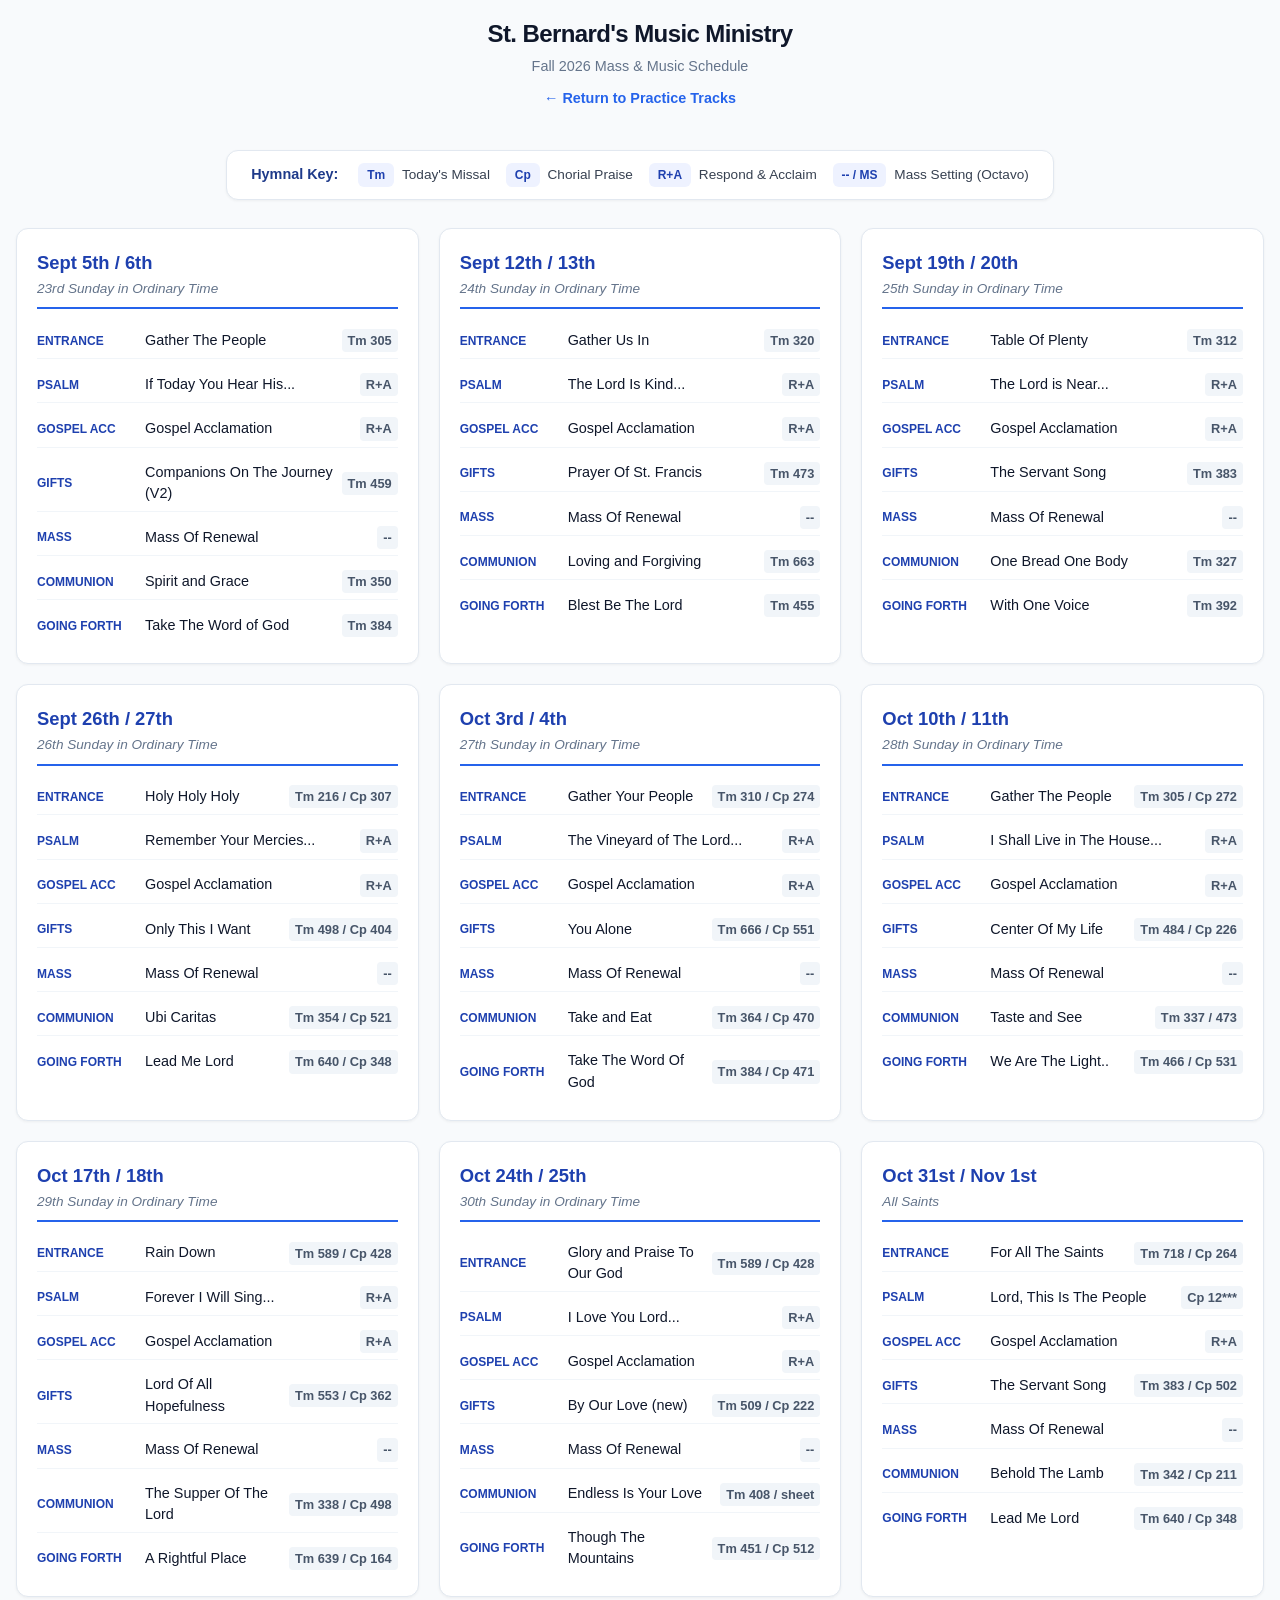
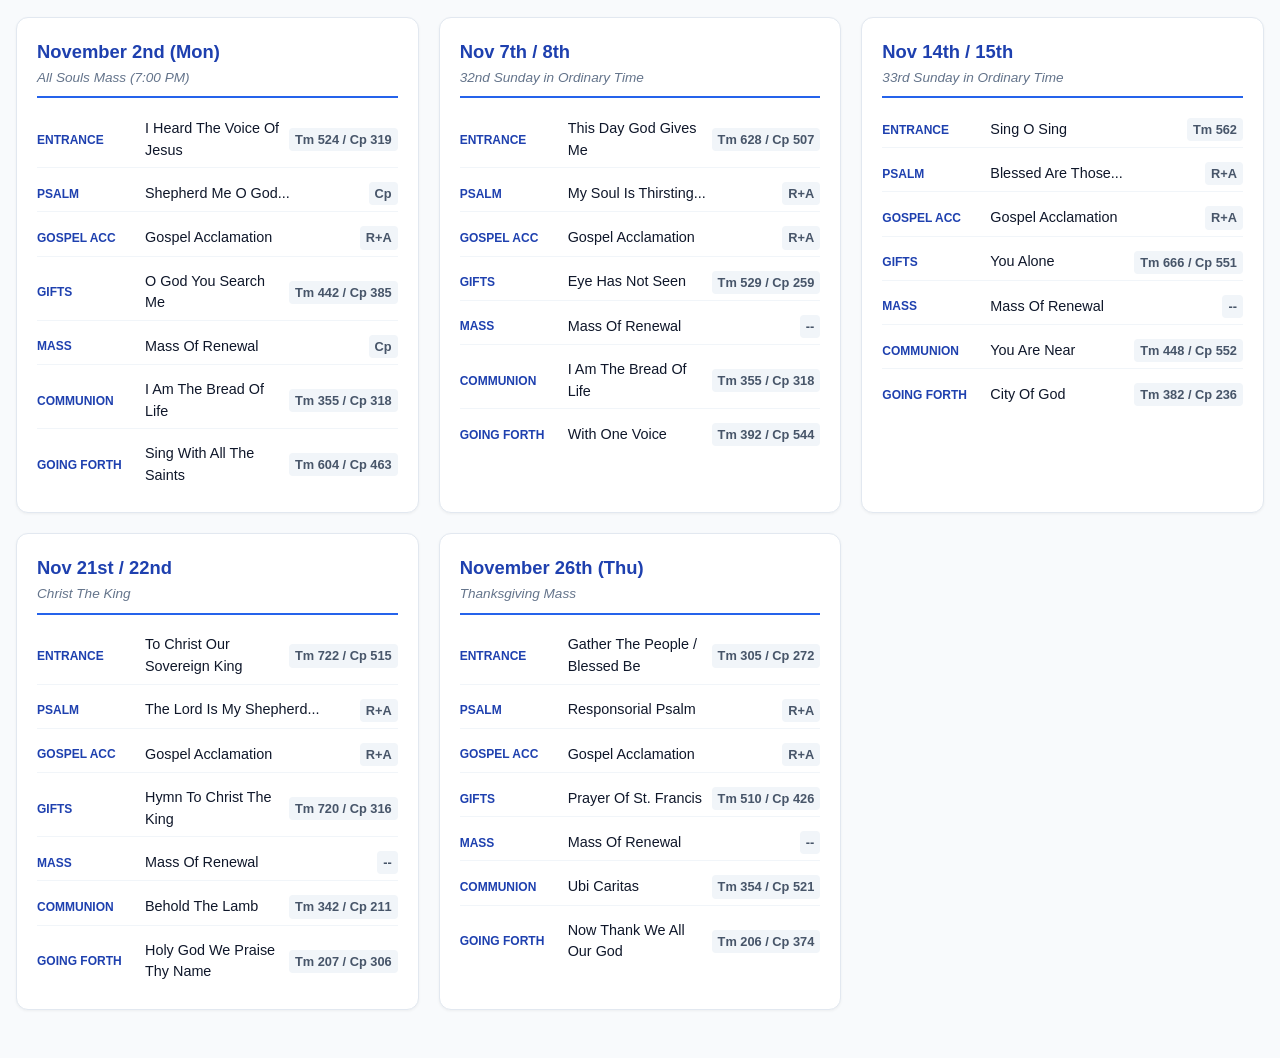
<file: mass-schedule.html>
<!DOCTYPE html>
<html lang="en">
<head>
  <meta charset="UTF-8">
  <meta name="viewport" content="width=device-width, initial-scale=1.0">
  <title>Fall 2026 Mass Schedule</title>
  <link rel="stylesheet" href="css/styles.css">
</head>
<body>

  <header class="page-header">
    <h1>St. Bernard's Music Ministry</h1>
    <p>Fall 2026 Mass & Music Schedule</p>
    <div>
      <a href="index.html" class="home-link">← Return to Practice Tracks</a>
    </div>
  </header>

  <div class="hymnal-key-wrapper">
    <div class="hymnal-key-card">
      <span class="key-label">Hymnal Key:</span>
      <div class="key-items">
        <div class="key-item">
          <span class="badge">Tm</span>
          <span class="key-text">Today's Missal</span>
        </div>
        <div class="key-item">
          <span class="badge">Cp</span>
          <span class="key-text">Chorial Praise</span>
        </div>
        <div class="key-item">
          <span class="badge">R+A</span>
          <span class="key-text">Respond & Acclaim</span>
        </div>
        <div class="key-item">
          <span class="badge">-- / MS</span>
          <span class="key-text">Mass Setting (Octavo)</span>
        </div>
      </div>
    </div>
  </div>
  

  <div class="grid-container">

    <!-- Weekend 1 -->
    <div class="weekend-card" data-date="2026-09-06">
      <div class="card-header">
        <h2>Sept 5th / 6th</h2>
        <div class="liturgical-title">23rd Sunday in Ordinary Time</div>
      </div>
      <div class="song-list">
        <div class="song-item"><span class="part-name">Entrance</span><span class="song-title">Gather The People</span><span class="hymnal-ref">Tm 305</span></div>
        <div class="song-item"><span class="part-name">Psalm</span><span class="song-title">If Today You Hear His...</span><span class="hymnal-ref">R+A</span></div>
        <div class="song-item"><span class="part-name">Gospel Acc</span><span class="song-title">Gospel Acclamation</span><span class="hymnal-ref">R+A</span></div>
        <div class="song-item"><span class="part-name">Gifts</span><span class="song-title">Companions On The Journey (V2)</span><span class="hymnal-ref">Tm 459</span></div>
        <div class="song-item"><span class="part-name">Mass</span><span class="song-title">Mass Of Renewal</span><span class="hymnal-ref">--</span></div>
        <div class="song-item"><span class="part-name">Communion</span><span class="song-title">Spirit and Grace</span><span class="hymnal-ref">Tm 350</span></div>
        <div class="song-item"><span class="part-name">Going Forth</span><span class="song-title">Take The Word of God</span><span class="hymnal-ref">Tm 384</span></div>
      </div>
    </div>

    <!-- Weekend 2 -->
    <div class="weekend-card" data-date="2026-09-13">
      <div class="card-header">
        <h2>Sept 12th / 13th</h2>
        <div class="liturgical-title">24th Sunday in Ordinary Time</div>
      </div>
      <div class="song-list">
        <div class="song-item"><span class="part-name">Entrance</span><span class="song-title">Gather Us In</span><span class="hymnal-ref">Tm 320</span></div>
        <div class="song-item"><span class="part-name">Psalm</span><span class="song-title">The Lord Is Kind...</span><span class="hymnal-ref">R+A</span></div>
        <div class="song-item"><span class="part-name">Gospel Acc</span><span class="song-title">Gospel Acclamation</span><span class="hymnal-ref">R+A</span></div>
        <div class="song-item"><span class="part-name">Gifts</span><span class="song-title">Prayer Of St. Francis</span><span class="hymnal-ref">Tm 473</span></div>
        <div class="song-item"><span class="part-name">Mass</span><span class="song-title">Mass Of Renewal</span><span class="hymnal-ref">--</span></div>
        <div class="song-item"><span class="part-name">Communion</span><span class="song-title">Loving and Forgiving</span><span class="hymnal-ref">Tm 663</span></div>
        <div class="song-item"><span class="part-name">Going Forth</span><span class="song-title">Blest Be The Lord</span><span class="hymnal-ref">Tm 455</span></div>
      </div>
    </div>

    <!-- Weekend 3 -->
    <div class="weekend-card" data-date="2026-09-20">
      <div class="card-header">
        <h2>Sept 19th / 20th</h2>
        <div class="liturgical-title">25th Sunday in Ordinary Time</div>
      </div>
      <div class="song-list">
        <div class="song-item"><span class="part-name">Entrance</span><span class="song-title">Table Of Plenty</span><span class="hymnal-ref">Tm 312</span></div>
        <div class="song-item"><span class="part-name">Psalm</span><span class="song-title">The Lord is Near...</span><span class="hymnal-ref">R+A</span></div>
        <div class="song-item"><span class="part-name">Gospel Acc</span><span class="song-title">Gospel Acclamation</span><span class="hymnal-ref">R+A</span></div>
        <div class="song-item"><span class="part-name">Gifts</span><span class="song-title">The Servant Song</span><span class="hymnal-ref">Tm 383</span></div>
        <div class="song-item"><span class="part-name">Mass</span><span class="song-title">Mass Of Renewal</span><span class="hymnal-ref">--</span></div>
        <div class="song-item"><span class="part-name">Communion</span><span class="song-title">One Bread One Body</span><span class="hymnal-ref">Tm 327</span></div>
        <div class="song-item"><span class="part-name">Going Forth</span><span class="song-title">With One Voice</span><span class="hymnal-ref">Tm 392</span></div>
      </div>
    </div>

    <!-- Weekend 4 -->
    <div class="weekend-card" data-date="2026-09-27">
      <div class="card-header">
        <h2>Sept 26th / 27th</h2>
        <div class="liturgical-title">26th Sunday in Ordinary Time</div>
      </div>
      <div class="song-list">
        <div class="song-item"><span class="part-name">Entrance</span><span class="song-title">Holy Holy Holy</span><span class="hymnal-ref">Tm 216 / Cp 307</span></div>
        <div class="song-item"><span class="part-name">Psalm</span><span class="song-title">Remember Your Mercies...</span><span class="hymnal-ref">R+A</span></div>
        <div class="song-item"><span class="part-name">Gospel Acc</span><span class="song-title">Gospel Acclamation</span><span class="hymnal-ref">R+A</span></div>
        <div class="song-item"><span class="part-name">Gifts</span><span class="song-title">Only This I Want</span><span class="hymnal-ref">Tm 498 / Cp 404</span></div>
        <div class="song-item"><span class="part-name">Mass</span><span class="song-title">Mass Of Renewal</span><span class="hymnal-ref">--</span></div>
        <div class="song-item"><span class="part-name">Communion</span><span class="song-title">Ubi Caritas</span><span class="hymnal-ref">Tm 354 / Cp 521</span></div>
        <div class="song-item"><span class="part-name">Going Forth</span><span class="song-title">Lead Me Lord</span><span class="hymnal-ref">Tm 640 / Cp 348</span></div>
      </div>
    </div>

    <!-- Weekend 5 -->
    <div class="weekend-card" data-date="2026-10-04">
      <div class="card-header">
        <h2>Oct 3rd / 4th</h2>
        <div class="liturgical-title">27th Sunday in Ordinary Time</div>
      </div>
      <div class="song-list">
        <div class="song-item"><span class="part-name">Entrance</span><span class="song-title">Gather Your People</span><span class="hymnal-ref">Tm 310 / Cp 274</span></div>
        <div class="song-item"><span class="part-name">Psalm</span><span class="song-title">The Vineyard of The Lord...</span><span class="hymnal-ref">R+A</span></div>
        <div class="song-item"><span class="part-name">Gospel Acc</span><span class="song-title">Gospel Acclamation</span><span class="hymnal-ref">R+A</span></div>
        <div class="song-item"><span class="part-name">Gifts</span><span class="song-title">You Alone</span><span class="hymnal-ref">Tm 666 / Cp 551</span></div>
        <div class="song-item"><span class="part-name">Mass</span><span class="song-title">Mass Of Renewal</span><span class="hymnal-ref">--</span></div>
        <div class="song-item"><span class="part-name">Communion</span><span class="song-title">Take and Eat</span><span class="hymnal-ref">Tm 364 / Cp 470</span></div>
        <div class="song-item"><span class="part-name">Going Forth</span><span class="song-title">Take The Word Of God</span><span class="hymnal-ref">Tm 384 / Cp 471</span></div>
      </div>
    </div>

    <!-- Weekend 6 -->
    <div class="weekend-card" data-date="2026-10-11">
      <div class="card-header">
        <h2>Oct 10th / 11th</h2>
        <div class="liturgical-title">28th Sunday in Ordinary Time</div>
      </div>
      <div class="song-list">
        <div class="song-item"><span class="part-name">Entrance</span><span class="song-title">Gather The People</span><span class="hymnal-ref">Tm 305 / Cp 272</span></div>
        <div class="song-item"><span class="part-name">Psalm</span><span class="song-title">I Shall Live in The House...</span><span class="hymnal-ref">R+A</span></div>
        <div class="song-item"><span class="part-name">Gospel Acc</span><span class="song-title">Gospel Acclamation</span><span class="hymnal-ref">R+A</span></div>
        <div class="song-item"><span class="part-name">Gifts</span><span class="song-title">Center Of My Life</span><span class="hymnal-ref">Tm 484 / Cp 226</span></div>
        <div class="song-item"><span class="part-name">Mass</span><span class="song-title">Mass Of Renewal</span><span class="hymnal-ref">--</span></div>
        <div class="song-item"><span class="part-name">Communion</span><span class="song-title">Taste and See</span><span class="hymnal-ref">Tm 337 / 473</span></div>
        <div class="song-item"><span class="part-name">Going Forth</span><span class="song-title">We Are The Light..</span><span class="hymnal-ref">Tm 466 / Cp 531</span></div>
      </div>
    </div>

    <!-- Weekend 7 -->
    <div class="weekend-card" data-date="2026-10-18">
      <div class="card-header">
        <h2>Oct 17th / 18th</h2>
        <div class="liturgical-title">29th Sunday in Ordinary Time</div>
      </div>
      <div class="song-list">
        <div class="song-item"><span class="part-name">Entrance</span><span class="song-title">Rain Down</span><span class="hymnal-ref">Tm 589 / Cp 428</span></div>
        <div class="song-item"><span class="part-name">Psalm</span><span class="song-title">Forever I Will Sing...</span><span class="hymnal-ref">R+A</span></div>
        <div class="song-item"><span class="part-name">Gospel Acc</span><span class="song-title">Gospel Acclamation</span><span class="hymnal-ref">R+A</span></div>
        <div class="song-item"><span class="part-name">Gifts</span><span class="song-title">Lord Of All Hopefulness</span><span class="hymnal-ref">Tm 553 / Cp 362</span></div>
        <div class="song-item"><span class="part-name">Mass</span><span class="song-title">Mass Of Renewal</span><span class="hymnal-ref">--</span></div>
        <div class="song-item"><span class="part-name">Communion</span><span class="song-title">The Supper Of The Lord</span><span class="hymnal-ref">Tm 338 / Cp 498</span></div>
        <div class="song-item"><span class="part-name">Going Forth</span><span class="song-title">A Rightful Place</span><span class="hymnal-ref">Tm 639 / Cp 164</span></div>
      </div>
    </div>

    <!-- Weekend 8 -->
    <div class="weekend-card" data-date="2026-10-25">
      <div class="card-header">
        <h2>Oct 24th / 25th</h2>
        <div class="liturgical-title">30th Sunday in Ordinary Time</div>
      </div>
      <div class="song-list">
        <div class="song-item"><span class="part-name">Entrance</span><span class="song-title">Glory and Praise To Our God</span><span class="hymnal-ref">Tm 589 / Cp 428</span></div>
        <div class="song-item"><span class="part-name">Psalm</span><span class="song-title">I Love You Lord...</span><span class="hymnal-ref">R+A</span></div>
        <div class="song-item"><span class="part-name">Gospel Acc</span><span class="song-title">Gospel Acclamation</span><span class="hymnal-ref">R+A</span></div>
        <div class="song-item"><span class="part-name">Gifts</span><span class="song-title">By Our Love (new)</span><span class="hymnal-ref">Tm 509 / Cp 222</span></div>
        <div class="song-item"><span class="part-name">Mass</span><span class="song-title">Mass Of Renewal</span><span class="hymnal-ref">--</span></div>
        <div class="song-item"><span class="part-name">Communion</span><span class="song-title">Endless Is Your Love</span><span class="hymnal-ref">Tm 408 / sheet</span></div>
        <div class="song-item"><span class="part-name">Going Forth</span><span class="song-title">Though The Mountains</span><span class="hymnal-ref">Tm 451 / Cp 512</span></div>
      </div>
    </div>

    <!-- Weekend 9 -->
    <div class="weekend-card" data-date="2026-11-01">
      <div class="card-header">
        <h2>Oct 31st / Nov 1st</h2>
        <div class="liturgical-title">All Saints</div>
      </div>
      <div class="song-list">
        <div class="song-item"><span class="part-name">Entrance</span><span class="song-title">For All The Saints</span><span class="hymnal-ref">Tm 718 / Cp 264</span></div>
        <div class="song-item"><span class="part-name">Psalm</span><span class="song-title">Lord, This Is The People</span><span class="hymnal-ref">Cp 12***</span></div>
        <div class="song-item"><span class="part-name">Gospel Acc</span><span class="song-title">Gospel Acclamation</span><span class="hymnal-ref">R+A</span></div>
        <div class="song-item"><span class="part-name">Gifts</span><span class="song-title">The Servant Song</span><span class="hymnal-ref">Tm 383 / Cp 502</span></div>
        <div class="song-item"><span class="part-name">Mass</span><span class="song-title">Mass Of Renewal</span><span class="hymnal-ref">--</span></div>
        <div class="song-item"><span class="part-name">Communion</span><span class="song-title">Behold The Lamb</span><span class="hymnal-ref">Tm 342 / Cp 211</span></div>
        <div class="song-item"><span class="part-name">Going Forth</span><span class="song-title">Lead Me Lord</span><span class="hymnal-ref">Tm 640 / Cp 348</span></div>
      </div>
    </div>

    <!-- Special Event: All Souls -->
    <div class="weekend-card" data-date="2026-11-02">
      <div class="card-header">
        <h2>November 2nd (Mon)</h2>
        <div class="liturgical-title">All Souls Mass (7:00 PM)</div>
      </div>
      <div class="song-list">
        <div class="song-item"><span class="part-name">Entrance</span><span class="song-title">I Heard The Voice Of Jesus</span><span class="hymnal-ref">Tm 524 / Cp 319</span></div>
        <div class="song-item"><span class="part-name">Psalm</span><span class="song-title">Shepherd Me O God...</span><span class="hymnal-ref">Cp</span></div>
        <div class="song-item"><span class="part-name">Gospel Acc</span><span class="song-title">Gospel Acclamation</span><span class="hymnal-ref">R+A</span></div>
        <div class="song-item"><span class="part-name">Gifts</span><span class="song-title">O God You Search Me</span><span class="hymnal-ref">Tm 442 / Cp 385</span></div>
        <div class="song-item"><span class="part-name">Mass</span><span class="song-title">Mass Of Renewal</span><span class="hymnal-ref">Cp</span></div>
        <div class="song-item"><span class="part-name">Communion</span><span class="song-title">I Am The Bread Of Life</span><span class="hymnal-ref">Tm 355 / Cp 318</span></div>
        <div class="song-item"><span class="part-name">Going Forth</span><span class="song-title">Sing With All The Saints</span><span class="hymnal-ref">Tm 604 / Cp 463</span></div>
      </div>
    </div>

    <!-- Weekend 10 -->
    <div class="weekend-card" data-date="2026-11-08">
      <div class="card-header">
        <h2>Nov 7th / 8th</h2>
        <div class="liturgical-title">32nd Sunday in Ordinary Time</div>
      </div>
      <div class="song-list">
        <div class="song-item"><span class="part-name">Entrance</span><span class="song-title">This Day God Gives Me</span><span class="hymnal-ref">Tm 628 / Cp 507</span></div>
        <div class="song-item"><span class="part-name">Psalm</span><span class="song-title">My Soul Is Thirsting...</span><span class="hymnal-ref">R+A</span></div>
        <div class="song-item"><span class="part-name">Gospel Acc</span><span class="song-title">Gospel Acclamation</span><span class="hymnal-ref">R+A</span></div>
        <div class="song-item"><span class="part-name">Gifts</span><span class="song-title">Eye Has Not Seen</span><span class="hymnal-ref">Tm 529 / Cp 259</span></div>
        <div class="song-item"><span class="part-name">Mass</span><span class="song-title">Mass Of Renewal</span><span class="hymnal-ref">--</span></div>
        <div class="song-item"><span class="part-name">Communion</span><span class="song-title">I Am The Bread Of Life</span><span class="hymnal-ref">Tm 355 / Cp 318</span></div>
        <div class="song-item"><span class="part-name">Going Forth</span><span class="song-title">With One Voice</span><span class="hymnal-ref">Tm 392 / Cp 544</span></div>
      </div>
    </div>

    <!-- Weekend 11 -->
    <div class="weekend-card" data-date="2026-11-15">
      <div class="card-header">
        <h2>Nov 14th / 15th</h2>
        <div class="liturgical-title">33rd Sunday in Ordinary Time</div>
      </div>
      <div class="song-list">
        <div class="song-item"><span class="part-name">Entrance</span><span class="song-title">Sing O Sing</span><span class="hymnal-ref">Tm 562</span></div>
        <div class="song-item"><span class="part-name">Psalm</span><span class="song-title">Blessed Are Those...</span><span class="hymnal-ref">R+A</span></div>
        <div class="song-item"><span class="part-name">Gospel Acc</span><span class="song-title">Gospel Acclamation</span><span class="hymnal-ref">R+A</span></div>
        <div class="song-item"><span class="part-name">Gifts</span><span class="song-title">You Alone</span><span class="hymnal-ref">Tm 666 / Cp 551</span></div>
        <div class="song-item"><span class="part-name">Mass</span><span class="song-title">Mass Of Renewal</span><span class="hymnal-ref">--</span></div>
        <div class="song-item"><span class="part-name">Communion</span><span class="song-title">You Are Near</span><span class="hymnal-ref">Tm 448 / Cp 552</span></div>
        <div class="song-item"><span class="part-name">Going Forth</span><span class="song-title">City Of God</span><span class="hymnal-ref">Tm 382 / Cp 236</span></div>
      </div>
    </div>

    <!-- Weekend 12 -->
    <div class="weekend-card" data-date="2026-11-22">
      <div class="card-header">
        <h2>Nov 21st / 22nd</h2>
        <div class="liturgical-title">Christ The King</div>
      </div>
      <div class="song-list">
        <div class="song-item"><span class="part-name">Entrance</span><span class="song-title">To Christ Our Sovereign King</span><span class="hymnal-ref">Tm 722 / Cp 515</span></div>
        <div class="song-item"><span class="part-name">Psalm</span><span class="song-title">The Lord Is My Shepherd...</span><span class="hymnal-ref">R+A</span></div>
        <div class="song-item"><span class="part-name">Gospel Acc</span><span class="song-title">Gospel Acclamation</span><span class="hymnal-ref">R+A</span></div>
        <div class="song-item"><span class="part-name">Gifts</span><span class="song-title">Hymn To Christ The King</span><span class="hymnal-ref">Tm 720 / Cp 316</span></div>
        <div class="song-item"><span class="part-name">Mass</span><span class="song-title">Mass Of Renewal</span><span class="hymnal-ref">--</span></div>
        <div class="song-item"><span class="part-name">Communion</span><span class="song-title">Behold The Lamb</span><span class="hymnal-ref">Tm 342 / Cp 211</span></div>
        <div class="song-item"><span class="part-name">Going Forth</span><span class="song-title">Holy God We Praise Thy Name</span><span class="hymnal-ref">Tm 207 / Cp 306</span></div>
      </div>
    </div>

    <!-- Special Event: Thanksgiving -->
    <div class="weekend-card" data-date="2026-11-26">
      <div class="card-header">
        <h2>November 26th (Thu)</h2>
        <div class="liturgical-title">Thanksgiving Mass</div>
      </div>
      <div class="song-list">
        <div class="song-item"><span class="part-name">Entrance</span><span class="song-title">Gather The People / Blessed Be</span><span class="hymnal-ref">Tm 305 / Cp 272</span></div>
        <div class="song-item"><span class="part-name">Psalm</span><span class="song-title">Responsorial Psalm</span><span class="hymnal-ref">R+A</span></div>
        <div class="song-item"><span class="part-name">Gospel Acc</span><span class="song-title">Gospel Acclamation</span><span class="hymnal-ref">R+A</span></div>
        <div class="song-item"><span class="part-name">Gifts</span><span class="song-title">Prayer Of St. Francis</span><span class="hymnal-ref">Tm 510 / Cp 426</span></div>
        <div class="song-item"><span class="part-name">Mass</span><span class="song-title">Mass Of Renewal</span><span class="hymnal-ref">--</span></div>
        <div class="song-item"><span class="part-name">Communion</span><span class="song-title">Ubi Caritas</span><span class="hymnal-ref">Tm 354 / Cp 521</span></div>
        <div class="song-item"><span class="part-name">Going Forth</span><span class="song-title">Now Thank We All Our God</span><span class="hymnal-ref">Tm 206 / Cp 374</span></div>
      </div>
    </div>

  </div>

  <!-- Loads tracks.js to trigger hidePastEvents() on DOMContentLoaded -->
  <script src="js/tracks.js"></script>
</body>
</html>
</file>
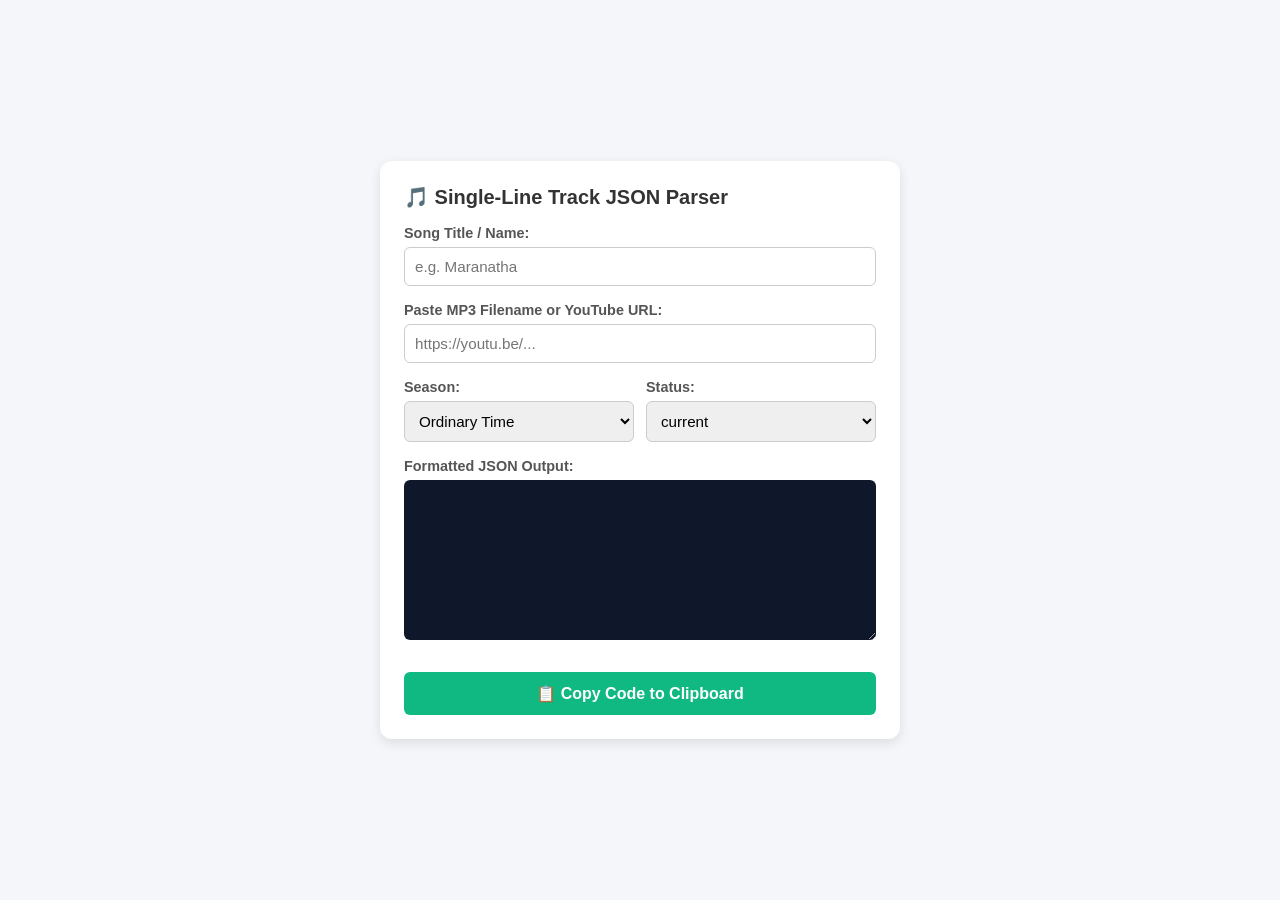
<file: parser.html>
<!DOCTYPE html>
<html lang="en">
<head>
  <meta charset="UTF-8">
  <title>Single-Line Track JSON Parser</title>
  <style>
    body {
      font-family: Arial, sans-serif;
      background-color: #f4f6f9;
      display: flex;
      justify-content: center;
      align-items: center;
      min-height: 100vh;
      margin: 0;
    }
    .card {
      background: #ffffff;
      padding: 24px;
      border-radius: 12px;
      box-shadow: 0 4px 12px rgba(0, 0, 0, 0.1);
      width: 100%;
      max-width: 520px;
      box-sizing: border-box;
    }
    .card h2 {
      margin-top: 0;
      color: #333;
      font-size: 1.25rem;
    }
    .form-group {
      margin-bottom: 16px;
    }
    label {
      display: block;
      margin-bottom: 6px;
      font-weight: bold;
      color: #555;
      font-size: 0.9rem;
    }
    input[type="text"], select {
      width: 100%;
      padding: 10px;
      border: 1px solid #ccc;
      border-radius: 6px;
      box-sizing: border-box;
      font-size: 0.95rem;
    }
    .row {
      display: flex;
      gap: 12px;
    }
    .row .form-group {
      flex: 1;
    }
    textarea {
      width: 100%;
      height: 160px;
      background: #0f172a;
      color: #38bdf8;
      font-family: monospace;
      padding: 12px;
      border-radius: 6px;
      border: none;
      box-sizing: border-box;
      resize: vertical;
    }
    .btn {
      width: 100%;
      padding: 12px;
      background-color: #10b981;
      color: white;
      border: none;
      border-radius: 6px;
      font-size: 1rem;
      font-weight: bold;
      cursor: pointer;
      margin-top: 12px;
    }
    .btn:hover {
      background-color: #059669;
    }
  </style>
</head>
<body>

<div class="card">
  <h2>🎵 Single-Line Track JSON Parser</h2>

  <div class="form-group">
    <label for="songTitle">Song Title / Name:</label>
    <input type="text" id="songTitle" placeholder="e.g. Maranatha">
  </div>

  <div class="form-group">
    <label for="mediaUrl">Paste MP3 Filename or YouTube URL:</label>
    <input type="text" id="mediaUrl" placeholder="https://youtu.be/...">
  </div>

  <div class="row">
    <div class="form-group">
      <label for="season">Season:</label>
      <select id="season">
        <option value="Advent / Christmas">Advent / Christmas</option>
        <option value="Lent">Lent</option>
        <option value="Easter">Easter</option>
        <option value="Ordinary Time" selected>Ordinary Time</option>
      </select>
    </div>
    <div class="form-group">
      <label for="status">Status:</label>
      <select id="status">
        <option value="current" selected>current</option>
        <option value="upcoming">upcoming</option>
        <option value="archive">archive</option>
      </select>
    </div>
  </div>

  <div class="form-group">
    <label for="jsonOutput">Formatted JSON Output:</label>
    <textarea id="jsonOutput" readonly></textarea>
  </div>

  <button class="btn" onclick="copyToClipboard()">📋 Copy Code to Clipboard</button>
</div>

<script>
  const songTitleInput = document.getElementById('songTitle');
  const mediaUrlInput = document.getElementById('mediaUrl');
  const seasonSelect = document.getElementById('season');
  const statusSelect = document.getElementById('status');
  const jsonOutput = document.getElementById('jsonOutput');

  function updateJsonOutput() {
    const rawTitle = songTitleInput.value.trim();
    const formattedTitle = rawTitle ? `${rawTitle} (Full Recording)` : '';
    const urlValue = mediaUrlInput.value.trim();
    const season = seasonSelect.value;
    const status = statusSelect.value;

    const trackObj = {
      title: formattedTitle,
      season: season,
      status: status
    };

    // Check if input is a YouTube URL or an MP3 filename
    if (urlValue.includes('youtube.com') || urlValue.includes('youtu.be')) {
      trackObj.youtubeUrl = urlValue;
    } else {
      trackObj.filename = urlValue;
    }

    // Format single object output matching your structure
    jsonOutput.value = `,\n  ${JSON.stringify(trackObj, null, 2).replace(/\n/g, '\n  ')}`;
  }

  // Event Listeners for live updating
  songTitleInput.addEventListener('input', updateJsonOutput);
  mediaUrlInput.addEventListener('input', updateJsonOutput);
  seasonSelect.addEventListener('change', updateJsonOutput);
  statusSelect.addEventListener('change', updateJsonOutput);

  function copyToClipboard() {
    jsonOutput.select();
    document.execCommand('copy');
  }
</script>

</body>
</html>

</body>
</html>
</file>
<file: css/styles.css>
:root {
  --primary: #0f172a;
  --accent: #1e40af;
  --bg: #f8fafc;
  --card-bg: #ffffff;
  --border: #e2e8f0;
  --text-main: #0f172a;
  --text-muted: #64748b;
  --radius: 12px;
  --shadow-sm: 0 1px 3px rgba(0,0,0,0.05);
  --shadow-md: 0 4px 12px -2px rgba(0,0,0,0.08);
}

* {
  box-sizing: border-box;
  margin: 0;
  padding: 0;
}

body {
  font-family: -apple-system, BlinkMacSystemFont, "Segoe UI", Roboto, Oxygen, Ubuntu, Cantarell, sans-serif;
  background-color: var(--bg);
  color: var(--text-main);
  line-height: 1.5;
  padding-bottom: 3rem;
}

/* Header & Banner */
.header-banner {
  width: 100%;
  max-width: 800px;
  margin: 1rem auto 0 auto;
  padding: 0 1rem;
}

.header-banner img {
  width: 100%;
  height: auto;
  border-radius: var(--radius);
  box-shadow: var(--shadow-md);
  display: block;
}

.page-header {
  text-align: center;
  padding: 1rem;
}

.page-header h1 {
  font-size: 1.5rem;
  font-weight: 700;
  color: var(--primary);
  letter-spacing: -0.025em;
}

.page-header p {
  color: var(--text-muted);
  font-size: 0.9rem;
  margin-top: 0.25rem;
}

.container {
  max-width: 800px;
  margin: 0 auto;
  padding: 0 1rem;
}

/* Search & Filter Controls */
.search-container {
  display: flex;
  flex-direction: column;
  gap: 0.85rem;
}

#searchInput {
  width: 100%;
  padding: 0.65rem 1rem;
  border: 1px solid var(--border);
  border-radius: 8px;
  font-size: 0.95rem;
  outline: none;
  background: #ffffff;
}

.filter-group {
  display: flex;
  align-items: center;
  justify-content: center;
  gap: 0.4rem;
  flex-wrap: wrap;
}

.filter-label {
  font-size: 0.75rem;
  font-weight: 700;
  color: var(--text-muted);
  text-transform: uppercase;
  margin-right: 0.25rem;
}

.filter-btn {
  background: transparent;
  border: 1px solid var(--border);
  color: var(--text-muted);
  padding: 0.35rem 0.75rem;
  border-radius: 20px;
  cursor: pointer;
  font-weight: 600;
  font-size: 0.8rem;
  transition: all 0.2s ease;
}

.filter-btn:hover {
  border-color: var(--primary);
  color: var(--primary);
}

.filter-btn.active {
  background: var(--primary);
  border-color: var(--primary);
  color: #ffffff;
}

.season-btn.active {
  background: var(--accent);
  border-color: var(--accent);
  color: #ffffff;
}

/* Track Cards */
.track-list {
  display: flex;
  flex-direction: column;
  gap: 0.85rem;
}

.track-card {
  background: var(--card-bg);
  border: 1px solid var(--border);
  border-radius: var(--radius);
  padding: 1rem;
  box-shadow: var(--shadow-sm);
}

.track-header {
  display: flex;
  justify-content: space-between;
  align-items: center;
  flex-wrap: wrap;
  gap: 0.5rem;
  margin-bottom: 0.75rem;
}

.track-title {
  font-size: 0.95rem;
  font-weight: 600;
  color: var(--primary);
}

.tag-container {
  display: flex;
  gap: 0.35rem;
  flex-wrap: wrap;
}

.tag {
  font-size: 0.68rem;
  font-weight: 700;
  padding: 0.2rem 0.55rem;
  border-radius: 6px;
  text-transform: uppercase;
}

.tag-soprano { background-color: #dbeafe; color: #1e40af; }
.tag-alto { background-color: #f3e8ff; color: #6b21a8; }
.tag-tenor { background-color: #dcfce7; color: #166534; }
.tag-bass { background-color: #ffedd5; color: #9a3412; }
.tag-full { background-color: #f1f5f9; color: #475569; }

audio {
  width: 100%;
  height: 40px;
  border-radius: 8px;
}

/* Navigation Bar */
.main-nav {
  background-color: var(--card-bg);
  border-bottom: 1px solid var(--border);
  position: sticky;
  top: 0;
  z-index: 1000;
  box-shadow: var(--shadow-sm);
}

.nav-container {
  max-width: 800px;
  margin: 0 auto;
  padding: 0.75rem 1rem;
  display: flex;
  justify-content: space-between;
  align-items: center;
}

.nav-logo {
  font-weight: 700;
  font-size: 1.1rem;
  color: var(--primary);
  text-decoration: none;
}

.nav-links {
  display: flex;
  list-style: none;
  gap: 1.25rem;
  margin: 0;
  padding: 0;
}

.nav-item {
  color: var(--text-main);
  text-decoration: none;
  font-weight: 500;
  padding: 0.4rem 0.75rem;
  border-radius: var(--radius);
}

/* ==========================================================================
   Hymnal Key & Mass Schedule Styles
   ========================================================================== */

/* Page Header */
header {
  text-align: center;
  margin-bottom: 24px;
}

header h1 {
  font-size: 1.8rem;
  color: #1e3a8a;
  margin-bottom: 4px;
}

header p.subtitle {
  color: #64748b;
  font-size: 0.95rem;
}

.home-link {
  display: inline-flex;
  align-items: center;
  gap: 6px;
  color: #2563eb;
  font-weight: 600;
  font-size: 0.9rem;
  text-decoration: none;
  margin-top: 10px;
}

/* Hymnal Key Legend */
.hymnal-key-wrapper {
  width: 100%;
  display: flex;
  justify-content: center;
  margin: 1.25rem 0 1.75rem 0;
  padding: 0 1rem;
}

.hymnal-key-card {
  display: inline-flex;
  align-items: center;
  gap: 1.25rem;
  background-color: #ffffff;
  border: 1px solid var(--border, #e2e8f0);
  border-radius: var(--radius, 12px);
  padding: 0.75rem 1.5rem;
  box-shadow: var(--shadow-sm, 0 1px 3px rgba(0,0,0,0.05));
}

.key-label {
  font-weight: 700;
  color: #1e3a8a;
  font-size: 0.9rem;
  white-space: nowrap;
}

.key-items {
  display: flex;
  flex-wrap: wrap;
  align-items: center;
  gap: 1rem;
}

.key-item {
  display: flex;
  align-items: center;
  gap: 0.5rem;
}

.badge {
  display: inline-block;
  padding: 0.2rem 0.55rem;
  font-size: 0.75rem;
  font-weight: 700;
  border-radius: 6px;
  background-color: #eef2ff;
  color: #1e40af;
}

.key-text {
  font-size: 0.85rem;
  color: #374151;
}

/* Schedule Cards & Grid Layout */
.grid-container {
  display: grid;
  grid-template-columns: repeat(auto-fit, minmax(320px, 1fr));
  gap: 1.25rem;
  max-width: 1300px;
  margin: 0 auto;
  padding: 0 1rem;
}

.weekend-card {
  background: var(--card-bg, #ffffff);
  border: 1px solid var(--border, #e2e8f0);
  border-radius: var(--radius, 12px);
  padding: 1.25rem;
  box-shadow: var(--shadow-sm, 0 1px 3px rgba(0,0,0,0.05));
}

.card-header {
  border-bottom: 2px solid #2563eb;
  padding-bottom: 0.5rem;
  margin-bottom: 0.85rem;
}

.card-header h2 {
  font-size: 1.15rem;
  font-weight: 700;
  color: #1e40af;
  margin: 0;
}

.liturgical-title {
  font-size: 0.85rem;
  color: var(--text-muted, #64748b);
  font-style: italic;
  margin-top: 0.15rem;
}

/* Song List Layout */
.song-list {
  display: flex;
  flex-direction: column;
  gap: 8px;
  margin-top: 12px;
}

.song-item {
  display: grid;
  grid-template-columns: 100px 1fr auto;
  align-items: center;
  padding: 6px 0;
  border-bottom: 1px solid #f1f5f9;
  gap: 8px;
}

.song-item:last-child {
  border-bottom: none;
}

.part-name {
  font-weight: 700;
  color: #1e40af;
  font-size: 0.75rem;
  text-transform: uppercase;
  text-align: left;
}

.song-title {
  color: #0f172a;
  font-weight: 500;
  font-size: 0.9rem;
  text-align: left;
}

.hymnal-ref {
  font-size: 0.8rem;
  font-weight: 600;
  color: #475569;
  background: #f1f5f9;
  padding: 2px 6px;
  border-radius: 4px;
  text-align: right;
  white-space: nowrap;
}

/* Mobile Responsive Adjustments */
@media (max-width: 640px) {
  body {
    padding-bottom: 1.5rem;
  }

  .header-banner {
    padding: 0 0.5rem;
  }

  .container {
    padding: 0 0.75rem;
  }

  .filter-group {
    justify-content: flex-start;
  }

  .filter-btn {
    padding: 0.3rem 0.6rem;
    font-size: 0.75rem;
  }

  .hymnal-key-card {
    flex-direction: column;
    align-items: flex-start;
    gap: 0.6rem;
    width: 100%;
  }

  .grid-container {
    grid-template-columns: 1fr;
    padding: 0 0.5rem;
  }
}

/* Important Dates Layout */
.important-dates-wrapper {
  width: 100%;
  display: flex;
  justify-content: center;
  margin: 0 0 1.5rem 0;
  padding: 0 1rem;
}

.important-dates-card {
  width: 100%;
  max-width: 800px;
  background-color: #ffffff;
  border: 1px solid var(--border, #e2e8f0);
  border-radius: var(--radius, 12px);
  padding: 1.25rem 1.5rem;
  box-shadow: var(--shadow-sm, 0 1px 3px rgba(0,0,0,0.05));
}

.important-dates-title {
  font-size: 1.15rem;
  font-weight: 700;
  color: #1e3a8a;
  margin-bottom: 0.75rem;
  border-bottom: 2px solid #2563eb;
  padding-bottom: 0.35rem;
}

.dates-list {
  display: flex;
  flex-direction: column;
  gap: 8px;
}

/* 4-Column Grid: Date | Time | Event | Dress Code */
.date-item {
  display: grid;
 grid-template-columns: max-content max-content auto auto;
  align-items: center;
  padding: 6px 0;
  border-bottom: 1px solid #f1f5f9;
  gap: 12px;
}

.date-item:last-child {
  border-bottom: none;
}

.date-col {
  font-weight: 700;
  color: #1e40af;
  font-size: 0.9rem;
  white-space: nowrap;
}

.time-col {
  font-weight: 600;
  color: #475569;
  font-size: 0.85rem;
  white-space: nowrap;
}

.event-col {
  color: #0f172a;
  font-weight: 500;
  font-size: 0.95rem;
  white-space: nowrap;
}

.dress-col {
color: #0f172a;
  font-weight: 500;
  font-size: 0.95rem;
  white-space: nowrap;
}

/* Mobile responsive styling for narrow viewports */
@media (max-width: 640px) {
  .date-item {
    grid-template-columns: auto 1fr;
    row-gap: 4px;
    column-gap: 10px;
    padding: 10px 0;
  }

  .date-col {
    grid-column: 1;
  }

  .time-col {
    grid-column: 2;
  }

  .event-col {
    grid-column: 1;
  }

  .dress-col {
    grid-column: 2;
  }
}
.current-section-card {
  background-color: #ffffff;
  border: 1px solid var(--border, #e2e8f0);
  border-radius: var(--radius, 12px);
  padding: 1.25rem 1.5rem;
  box-shadow: var(--shadow-sm, 0 1px 3px rgba(0,0,0,0.05));
}
.search-section-card {
  background-color: #ffffff;
  border: 1px solid var(--border, #e2e8f0);
  border-radius: var(--radius, 12px);
  padding: 1.25rem 1.5rem;
  box-shadow: var(--shadow-sm, 0 1px 3px rgba(0,0,0,0.05));
  margin-top: 40px;
  margin-bottom: 24px;
}
/* Choir Rehearsal Block Styles */
.choir-rehearsals-card {
  margin-bottom: 24px;
}

.rehearsal-title {
  font-weight: 700;
  color: #1e3a8a;
  margin-top: 0;
  margin-bottom: 16px;
  border-bottom: 2px solid #2563eb;
  padding-bottom: 8px;
}

.rehearsal-schedule {
  display: flex;
  justify-content: space-between;
  align-items: center;
  border-bottom: 1px solid #f3f4f6;
  padding-bottom: 12px;
  margin-bottom: 16px;
  flex-wrap: wrap;
}

.rehearsal-day {
  color: #1e3a8a;
}

.rehearsal-time {
  margin-left: 12px;
  color: #374151;
  font-weight: 600;
}

.rehearsal-location {
  color: #6b7280;
  font-size: 0.95rem;
}

.rehearsal-lineup-box {
  background-color: #f9fafb;
  border-radius: 8px;
  padding: 16px;
  border: 1px solid #f3f4f6;
}

.rehearsal-lineup-header {
  font-weight: 700;
  color: #1e3a8a;
  font-size: 0.875rem;
  text-transform: uppercase;
  letter-spacing: 0.05em;
  margin-bottom: 12px;
}

.rehearsal-list {
  margin: 0;
  padding-left: 20px;
  color: #1f2937;
  font-size: 0.95rem;
  line-height: 1.7;
}
</file>
